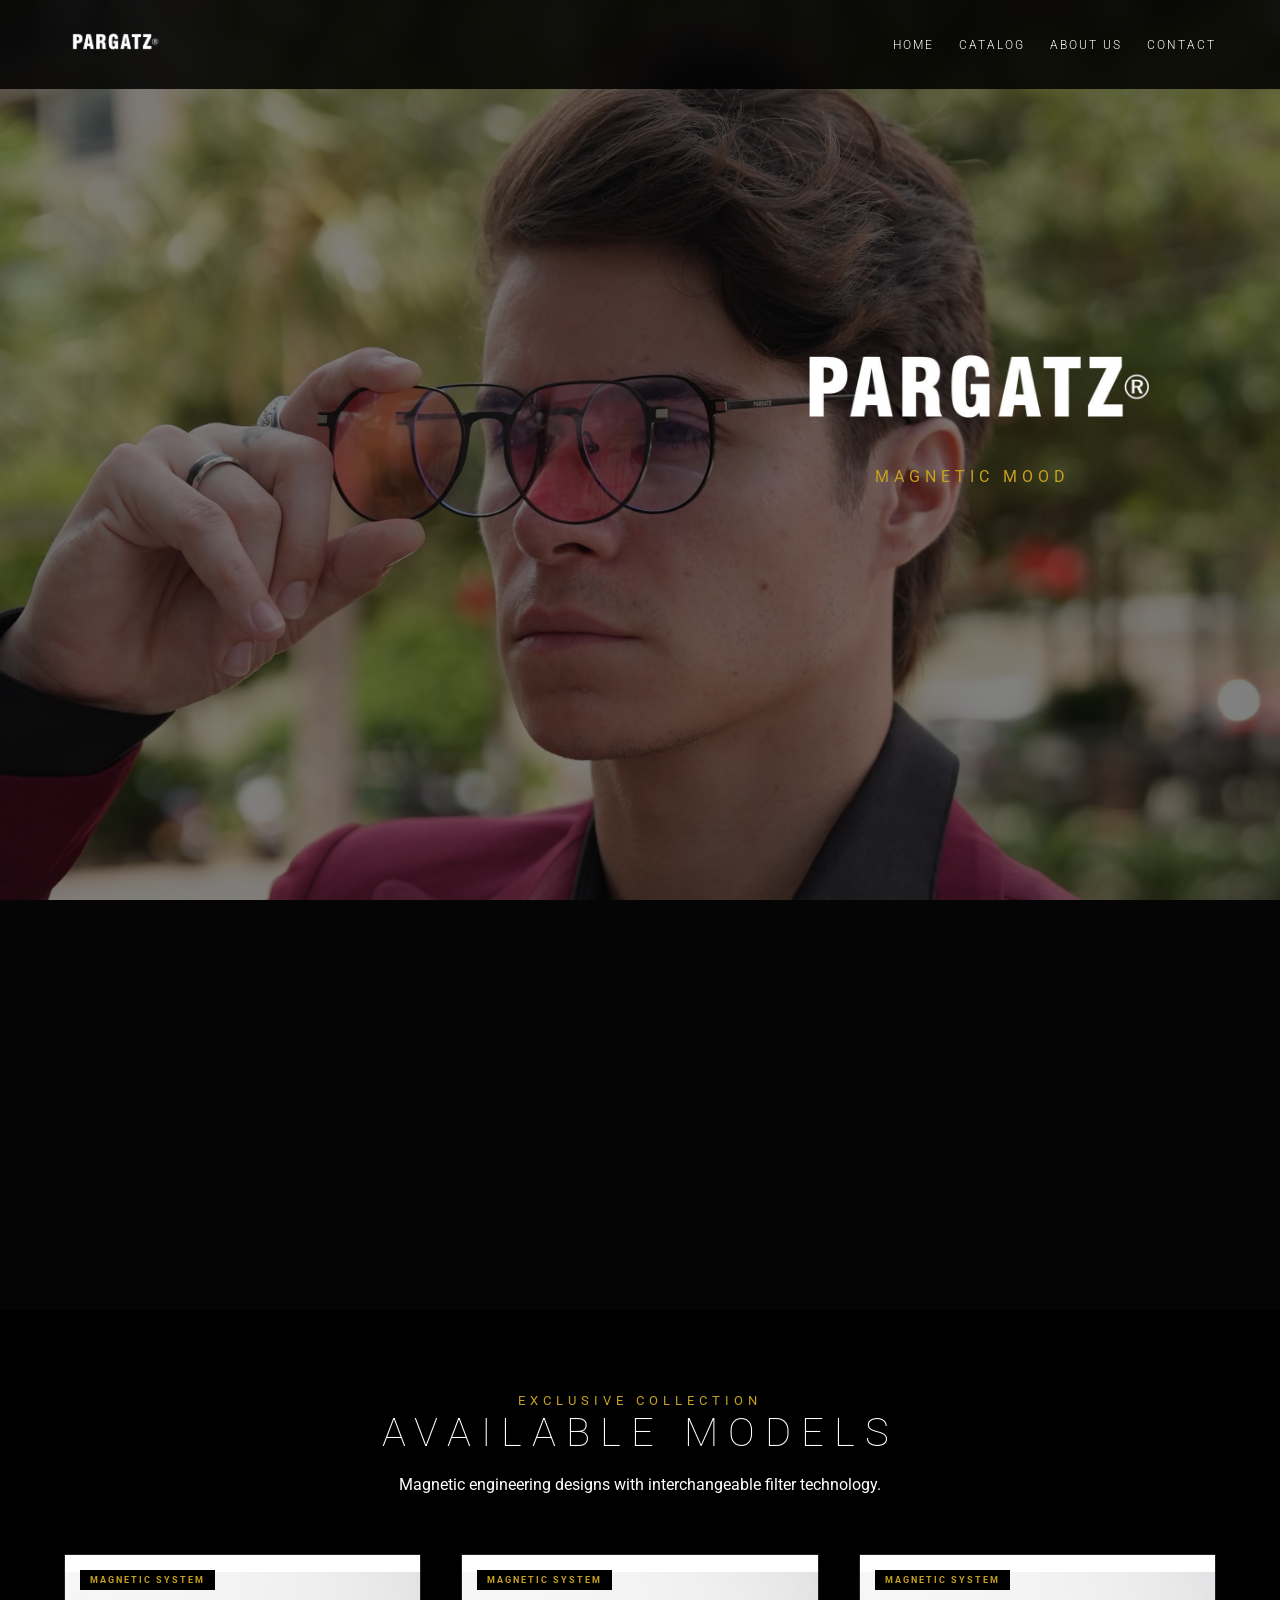
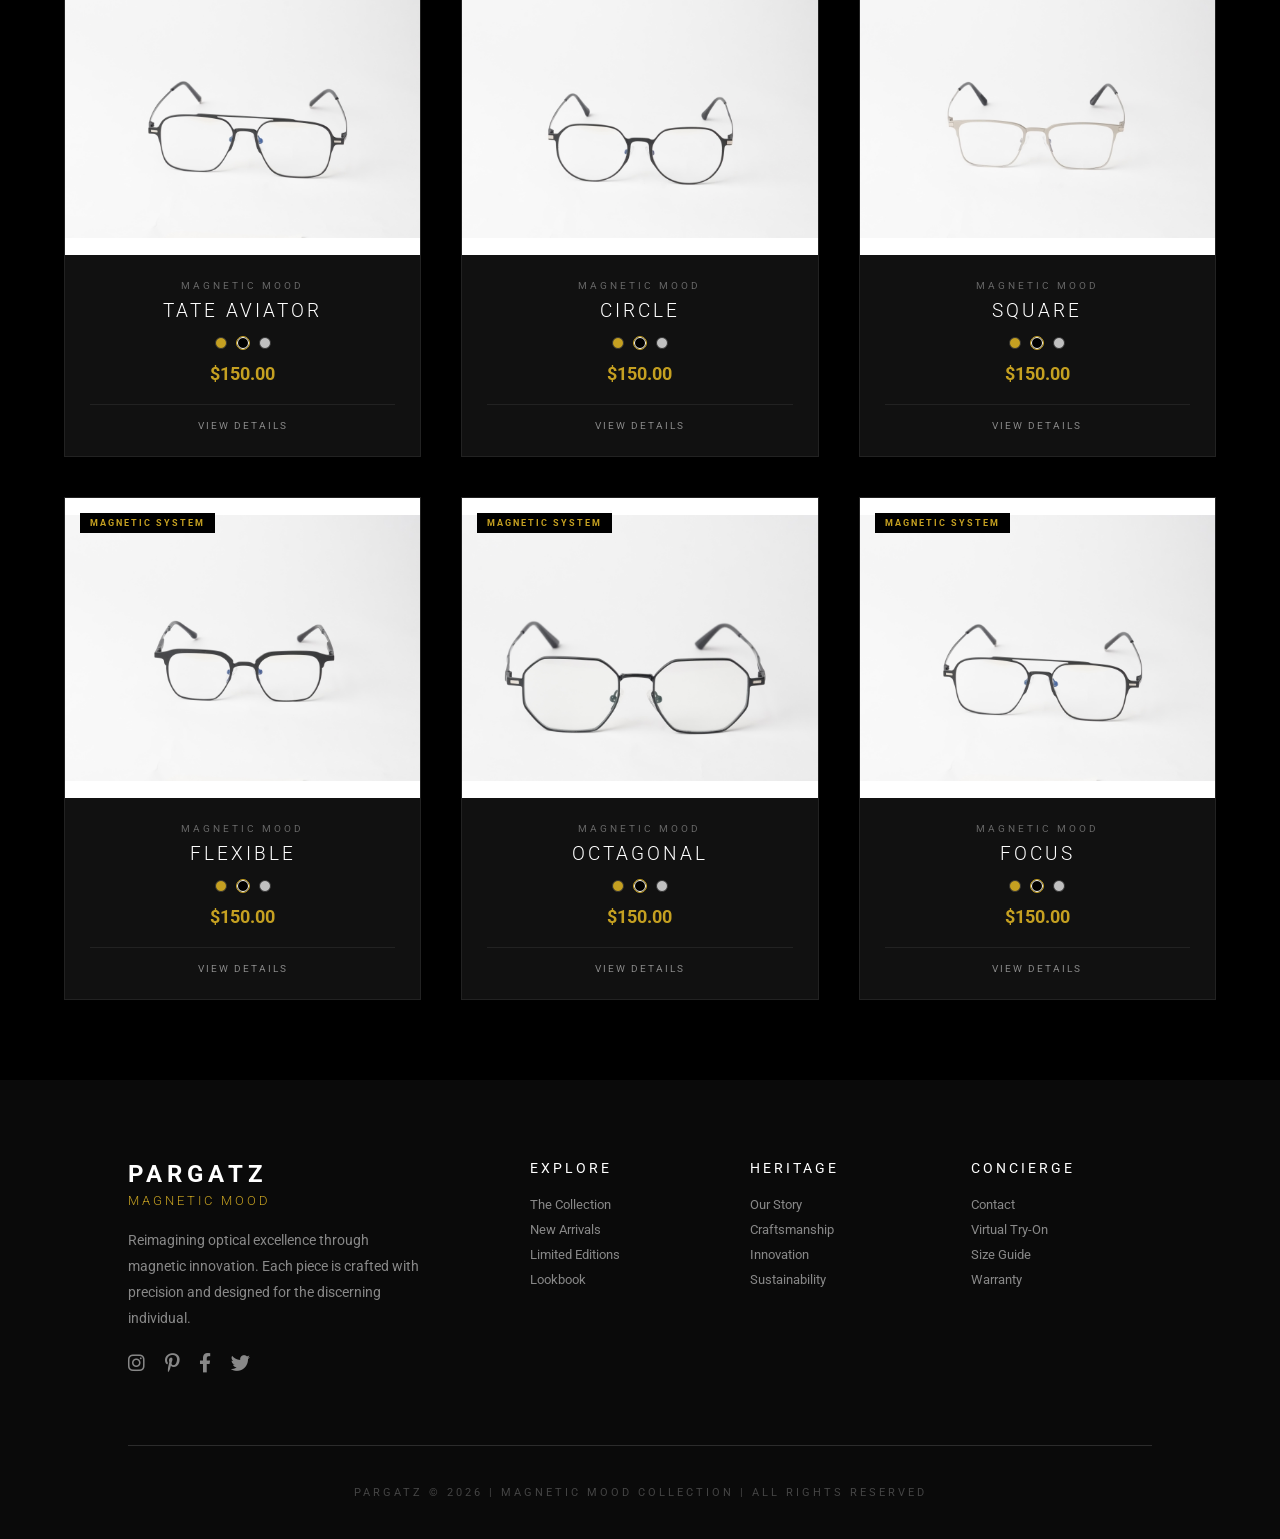
<file: index.html>
<!DOCTYPE html>
<html lang="en">
<head>
    <meta charset="UTF-8">
    <meta name="viewport" content="width=device-width, initial-scale=1.0">
    <title>PARGATZ | Magnetic Mood</title>
    <link href="https://fonts.googleapis.com/css2?family=Roboto:wght@100;300;700&display=swap" rel="stylesheet">
    <link rel="stylesheet" href="https://cdnjs.cloudflare.com/ajax/libs/font-awesome/6.0.0/css/all.min.css">
    <link rel="stylesheet" href="style.css">
</head>
<body>

    <nav id="navbar">
        <a href="index.html" class="logo"><img src="img/logo.png" style="width: 100px;" alt="PARGATZ"></a>
        
        <div class="nav-links">
            <a href="index.html">Home</a>
            <a href="catalog.html">Catalog</a>
            <a href="#">About Us</a>
            <a href="#">Contact</a>
        </div>
    
        <div class="menu-toggle" id="mobile-menu">
            <span class="bar"></span>
            <span class="bar"></span>
        </div>
    
        <div class="side-menu" id="side-menu">
            <div class="close-menu" id="close-menu">
                <i class="fas fa-times"></i>
            </div>
            <div class="side-links">
                <a href="index.html">Home</a>
                <a href="catalog.html">Catalog</a>
                <a href="#">About Us</a>
                <a href="#">Contact</a>
            </div>
            <div class="side-footer">
                <p>PARGATZ MAGNETIC MOOD</p>
            </div>
        </div>
    </nav>

    <section class="hero">
        <div class="hero-bg active" style="background-image: url('img/fotobanner.JPG');"></div>
        <div class="hero-bg b2" style="background-image: url('img/banner2.jpg');"></div>
        
        <div class="hero-content">
            <img src="img/logo.png" alt="logo original" class="logohero" width="400px">
            <p>MAGNETIC MOOD</p>
        </div>
    </section>

    <div class="gallery-container">
        <div class="carousel">
            <div class="slide active"><video src="img/videobannerr.mp4" autoplay muted loop></video></div>
        </div>
    </div>

    <section class="catalog" id="catalog">
        <div class="section-header">
            <span class="subtitle">EXCLUSIVE COLLECTION</span>
            <br>
            <h2>Available Models</h2>
            <br>
            <p>Magnetic engineering designs with interchangeable filter technology.</p>
        </div>
        <div class="grid">
            <a href="aviator.html" class="card-premium">
                <div class="product-img-box">
                    <img src="img/catalogo/aviator/aviatorblack.JPG" alt="Tate Aviator">
                    <span class="badge-magnetic">MAGNETIC SYSTEM</span>
                </div>
            
                <div class="product-info">
                    <span class="brand-tag">MAGNETIC MOOD</span>
                    <h3>TATE AVIATOR</h3>
                    
                    <div class="filter-options">
                        <span class="filter-dot gold" title="Gold Mirror"></span>
                        <span class="filter-dot black active" title="Polarized Black"></span>
                        <span class="filter-dot silver" title="Silver Mirror"></span>
                    </div>
            
                    <p class="price">$150.00</p>
                    <div class="btn-view">VIEW DETAILS</div>
                </div>
            </a>

            <a href="circle.html" class="card-premium">
                <div class="product-img-box">
                    <img src="img/catalogo/circle/circleblack.JPG" alt="Tate Aviator">
                    <span class="badge-magnetic">MAGNETIC SYSTEM</span>
                </div>
            
                <div class="product-info">
                    <span class="brand-tag">MAGNETIC MOOD</span>
                    <h3>CIRCLE</h3>
                    
                    <div class="filter-options">
                        <span class="filter-dot gold" title="Gold Mirror"></span>
                        <span class="filter-dot black active" title="Polarized Black"></span>
                        <span class="filter-dot silver" title="Silver Mirror"></span>
                    </div>
            
                    <p class="price">$150.00</p>
                    <div class="btn-view">VIEW DETAILS</div>
                </div>
            </a>

            <a href="square.html" class="card-premium">
                <div class="product-img-box">
                    <img src="img/catalogo/square/squareplata (2).JPG" alt="Tate Aviator">
                    <span class="badge-magnetic">MAGNETIC SYSTEM</span>
                </div>
            
                <div class="product-info">
                    <span class="brand-tag">MAGNETIC MOOD</span>
                    <h3>SQUARE</h3>
                    
                    <div class="filter-options">
                        <span class="filter-dot gold" title="Gold Mirror"></span>
                        <span class="filter-dot black active" title="Polarized Black"></span>
                        <span class="filter-dot silver" title="Silver Mirror"></span>
                    </div>
            
                    <p class="price">$150.00</p>
                    <div class="btn-view">VIEW DETAILS</div>
                </div>
            </a>

            <a href="flex.html" class="card-premium">
                <div class="product-img-box">
                    <img src="img/catalogo/flex/flexblack.JPG" alt="Tate Aviator">
                    <span class="badge-magnetic">MAGNETIC SYSTEM</span>
                </div>
            
                <div class="product-info">
                    <span class="brand-tag">MAGNETIC MOOD</span>
                    <h3>FLEXIBLE</h3>
                    
                    <div class="filter-options">
                        <span class="filter-dot gold" title="Gold Mirror"></span>
                        <span class="filter-dot black active" title="Polarized Black"></span>
                        <span class="filter-dot silver" title="Silver Mirror"></span>
                    </div>
            
                    <p class="price">$150.00</p>
                    <div class="btn-view">VIEW DETAILS</div>
                </div>
            </a>

            <a href="octagonal.html" class="card-premium">
                <div class="product-img-box">
                    <img src="img/catalogo/octagonal/octagonalblack.JPG" alt="Tate Aviator">
                    <span class="badge-magnetic">MAGNETIC SYSTEM</span>
                </div>
            
                <div class="product-info">
                    <span class="brand-tag">MAGNETIC MOOD</span>
                    <h3>OCTAGONAL</h3>
                    
                    <div class="filter-options">
                        <span class="filter-dot gold" title="Gold Mirror"></span>
                        <span class="filter-dot black active" title="Polarized Black"></span>
                        <span class="filter-dot silver" title="Silver Mirror"></span>
                    </div>
            
                    <p class="price">$150.00</p>
                    <div class="btn-view">VIEW DETAILS</div>
                </div>
            </a>


            <a href="focus.html" class="card-premium">
                <div class="product-img-box">
                    <img src="img/catalogo/aviator/aviatorblack.JPG" alt="Tate Aviator">
                    <span class="badge-magnetic">MAGNETIC SYSTEM</span>
                </div>
            
                <div class="product-info">
                    <span class="brand-tag">MAGNETIC MOOD</span>
                    <h3>FOCUS</h3>
                    
                    <div class="filter-options">
                        <span class="filter-dot gold" title="Gold Mirror"></span>
                        <span class="filter-dot black active" title="Polarized Black"></span>
                        <span class="filter-dot silver" title="Silver Mirror"></span>
                    </div>
            
                    <p class="price">$150.00</p>
                    <div class="btn-view">VIEW DETAILS</div>
                </div>
            </a>

        </div>
    </section>

    <footer>
        <div class="footer-content">
            <div class="footer-col">
                <div class="footer-logo">PARGATZ<span>MAGNETIC MOOD</span></div>
                <p class="footer-desc">Reimagining optical excellence through magnetic innovation. Each piece is crafted with precision and designed for the discerning individual.</p>
                <div class="social-links">
                    <a href="#"><i class="fab fa-instagram"></i></a>
                    <a href="#"><i class="fab fa-pinterest-p"></i></a>
                    <a href="#"><i class="fab fa-facebook-f"></i></a>
                    <a href="#"><i class="fab fa-twitter"></i></a>
                </div>
            </div>
            <div class="footer-col">
                <h4>EXPLORE</h4>
                <a href="#">The Collection</a>
                <a href="#">New Arrivals</a>
                <a href="#">Limited Editions</a>
                <a href="#">Lookbook</a>
            </div>
            <div class="footer-col">
                <h4>HERITAGE</h4>
                <a href="#">Our Story</a>
                <a href="#">Craftsmanship</a>
                <a href="#">Innovation</a>
                <a href="#">Sustainability</a>
            </div>
            <div class="footer-col">
                <h4>CONCIERGE</h4>
                <a href="#">Contact</a>
                <a href="#">Virtual Try-On</a>
                <a href="#">Size Guide</a>
                <a href="#">Warranty</a>
            </div>
        </div>
        <div class="footer-bottom">
            <p>PARGATZ © 2026 | MAGNETIC MOOD COLLECTION | ALL RIGHTS RESERVED</p>
        </div>
    </footer>

    <script>
        let lastScroll = 0;
        window.addEventListener('scroll', () => {
            const currentScroll = window.pageYOffset;
            const nav = document.getElementById('navbar');
            if (currentScroll > lastScroll && currentScroll > 100) nav.classList.add('hide');
            else nav.classList.remove('hide');
            lastScroll = currentScroll;
        });

        const slides = document.querySelectorAll('.slide');
        let current = 0;
        setInterval(() => {
            slides[current].classList.remove('active');
            current = (current + 1) % slides.length;
            slides[current].classList.add('active');
        }, 2000);
    </script>

    <script>
        function carruselHero() {
            const backgrounds = document.querySelectorAll('.hero-bg');
            let i = 0;
            
            setInterval(() => {
                backgrounds[i].classList.remove('active');
                i = (i + 1) % backgrounds.length;
                backgrounds[i].classList.add('active');
            }, 4000); // Cambia cada 4 segundos
        }
    
        // Llama a la función cuando cargue la página
        window.addEventListener('load', carruselHero);
    </script>

    <script>
        const menuBtn = document.getElementById('mobile-menu');
        const closeBtn = document.getElementById('close-menu');
        const sideMenu = document.getElementById('side-menu');
        
        // Abrir menú
        menuBtn.addEventListener('click', () => {
            sideMenu.classList.add('active');
        });
        
        // Cerrar menú
        closeBtn.addEventListener('click', () => {
            sideMenu.classList.remove('active');
        });
        
        // Cerrar si hacen clic en un link
        document.querySelectorAll('.side-links a').forEach(link => {
            link.addEventListener('click', () => {
                sideMenu.classList.remove('active');
            });
        });
    </script>
    
</body>
</html>
</file>
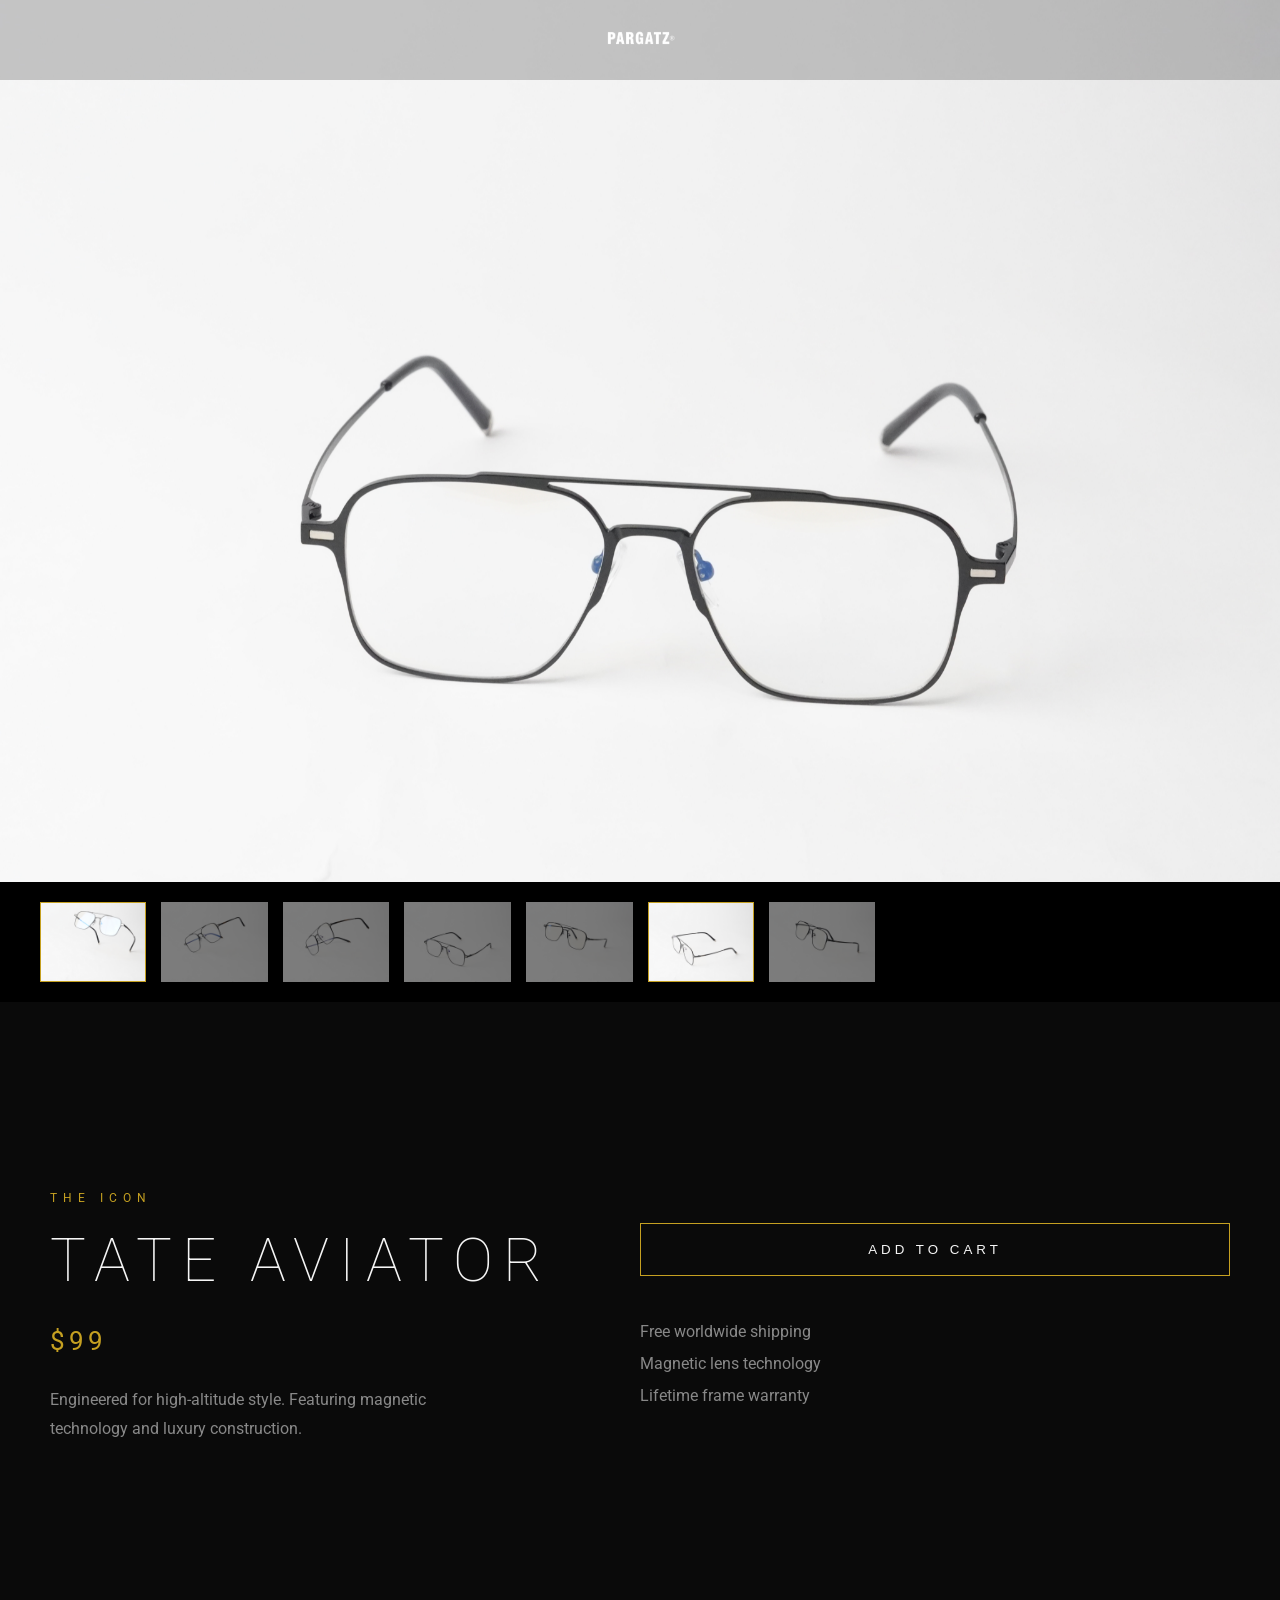
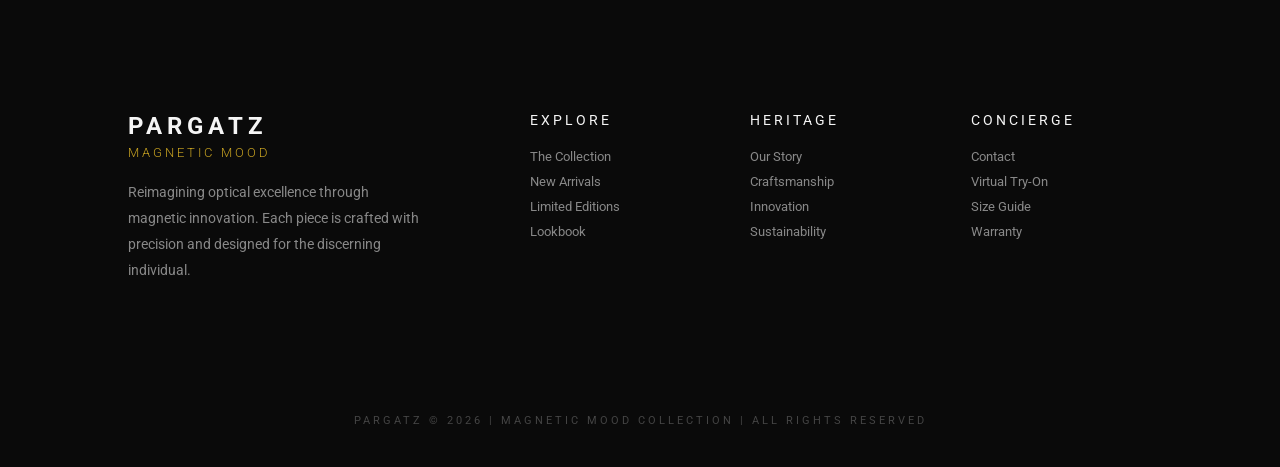
<file: aviator.html>
<!DOCTYPE html>
<html lang="en">
<head>
    <meta charset="UTF-8">
    <meta name="viewport" content="width=device-width, initial-scale=1.0">

    <title>PARGATZ | Product</title>

    <link href="https://fonts.googleapis.com/css2?family=Roboto:wght@100;300;400;700&display=swap" rel="stylesheet">

    <link rel="stylesheet" href="product.css">

</head>
<body>
    <!-- NAV -->
     
    <nav id="navbar">
        <a href="index.html">
            <img src="img/logo.png" class="nav-logo">
        </a>
    </nav>
    <!-- MAIN IMAGE -->
    <section class="gallery">
        <img id="mainImage" src="img/catalogo/aviator/aviatorblack.JPG">
    </section>
    <!-- THUMBNAILS -->
    <section class="thumbnails">
        <img src="img/catalogo/aviator/aviatorblack (1).JPG" class="thumb active">
        <img src="img/catalogo/aviator/aviatorblack (2).JPG" class="thumb">
        <img src="img/catalogo/aviator/aviatorblack (3).JPG" class="thumb">
        <img src="img/catalogo/aviator/aviatorblack (4).JPG" class="thumb">
        <img src="img/catalogo/aviator/aviatorblack (7).JPG" class="thumb">
        <img src="img/catalogo/aviator/aviatorblack (6).JPG" class="thumb active">
        <img src="img/catalogo/aviator/aviatorblack (8).JPG" class="thumb">

    </section>
    <!-- PRODUCT INFO -->
    <section class="product-container">
        <div class="product-left">
            <span class="product-label">THE ICON</span>
            <h1 class="product-title">TATE AVIATOR</h1>
            <div class="product-price">$99</div>
            <p class="product-description">
            Engineered for high-altitude style. Featuring magnetic technology and luxury construction.
            </p>
        </div>
        <div class="product-right">

            <button class="buy-button">
            ADD TO CART
            </button>

            <div class="product-meta">
            Free worldwide shipping<br>
            Magnetic lens technology<br>
            Lifetime frame warranty
            </div>
        </div>
    </section>

    <footer>
        <div class="footer-content">
            <div class="footer-col">
                <div class="footer-logo">PARGATZ<span>MAGNETIC MOOD</span></div>
                <p class="footer-desc">Reimagining optical excellence through magnetic innovation. Each piece is crafted with precision and designed for the discerning individual.</p>
                <div class="social-links">
                    <a href="#"><i class="fab fa-instagram"></i></a>
                    <a href="#"><i class="fab fa-pinterest-p"></i></a>
                    <a href="#"><i class="fab fa-facebook-f"></i></a>
                    <a href="#"><i class="fab fa-twitter"></i></a>
                </div>
            </div>
            <div class="footer-col">
                <h4>EXPLORE</h4>
                <a href="#">The Collection</a>
                <a href="#">New Arrivals</a>
                <a href="#">Limited Editions</a>
                <a href="#">Lookbook</a>
            </div>
            <div class="footer-col">
                <h4>HERITAGE</h4>
                <a href="#">Our Story</a>
                <a href="#">Craftsmanship</a>
                <a href="#">Innovation</a>
                <a href="#">Sustainability</a>
            </div>
            <div class="footer-col">
                <h4>CONCIERGE</h4>
                <a href="#">Contact</a>
                <a href="#">Virtual Try-On</a>
                <a href="#">Size Guide</a>
                <a href="#">Warranty</a>
            </div>
        </div>
        <div class="footer-bottom">
            <p>PARGATZ © 2026 | MAGNETIC MOOD COLLECTION | ALL RIGHTS RESERVED</p>
        </div>
    </footer>
    
    <script>
        /* NAV BLUR */
        const nav = document.getElementById("navbar");
        window.addEventListener("scroll", () => {

            if(window.scrollY > 50)
                nav.classList.add("nav-scrolled");
            else
                nav.classList.remove("nav-scrolled");

        });

        /* IMAGE SWITCH */

        const mainImage = document.getElementById("mainImage");

        const thumbs = document.querySelectorAll(".thumb");

        thumbs.forEach(thumb => {

            thumb.addEventListener("click", () => {

                mainImage.src = thumb.src;

                thumbs.forEach(t => t.classList.remove("active"));

                thumb.classList.add("active");

            });

        });
    </script>
</body>
</html>
</file>
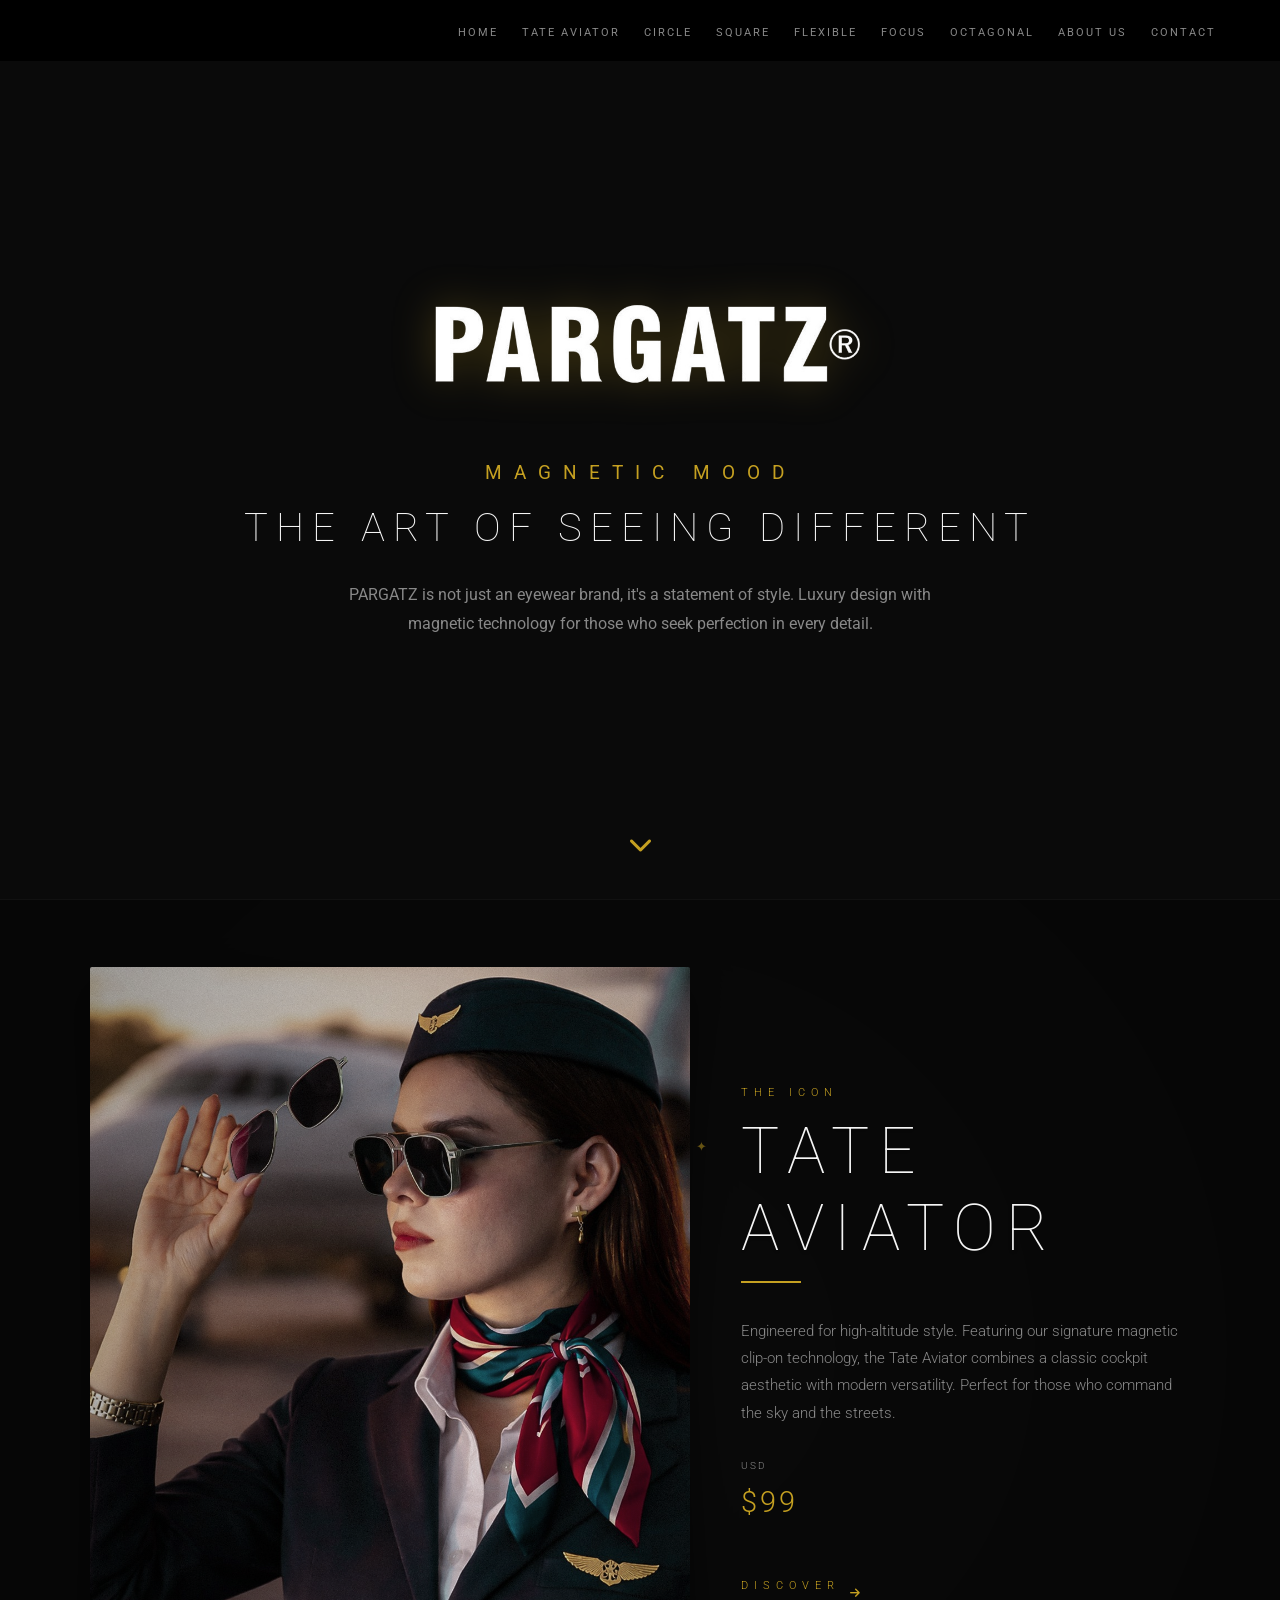
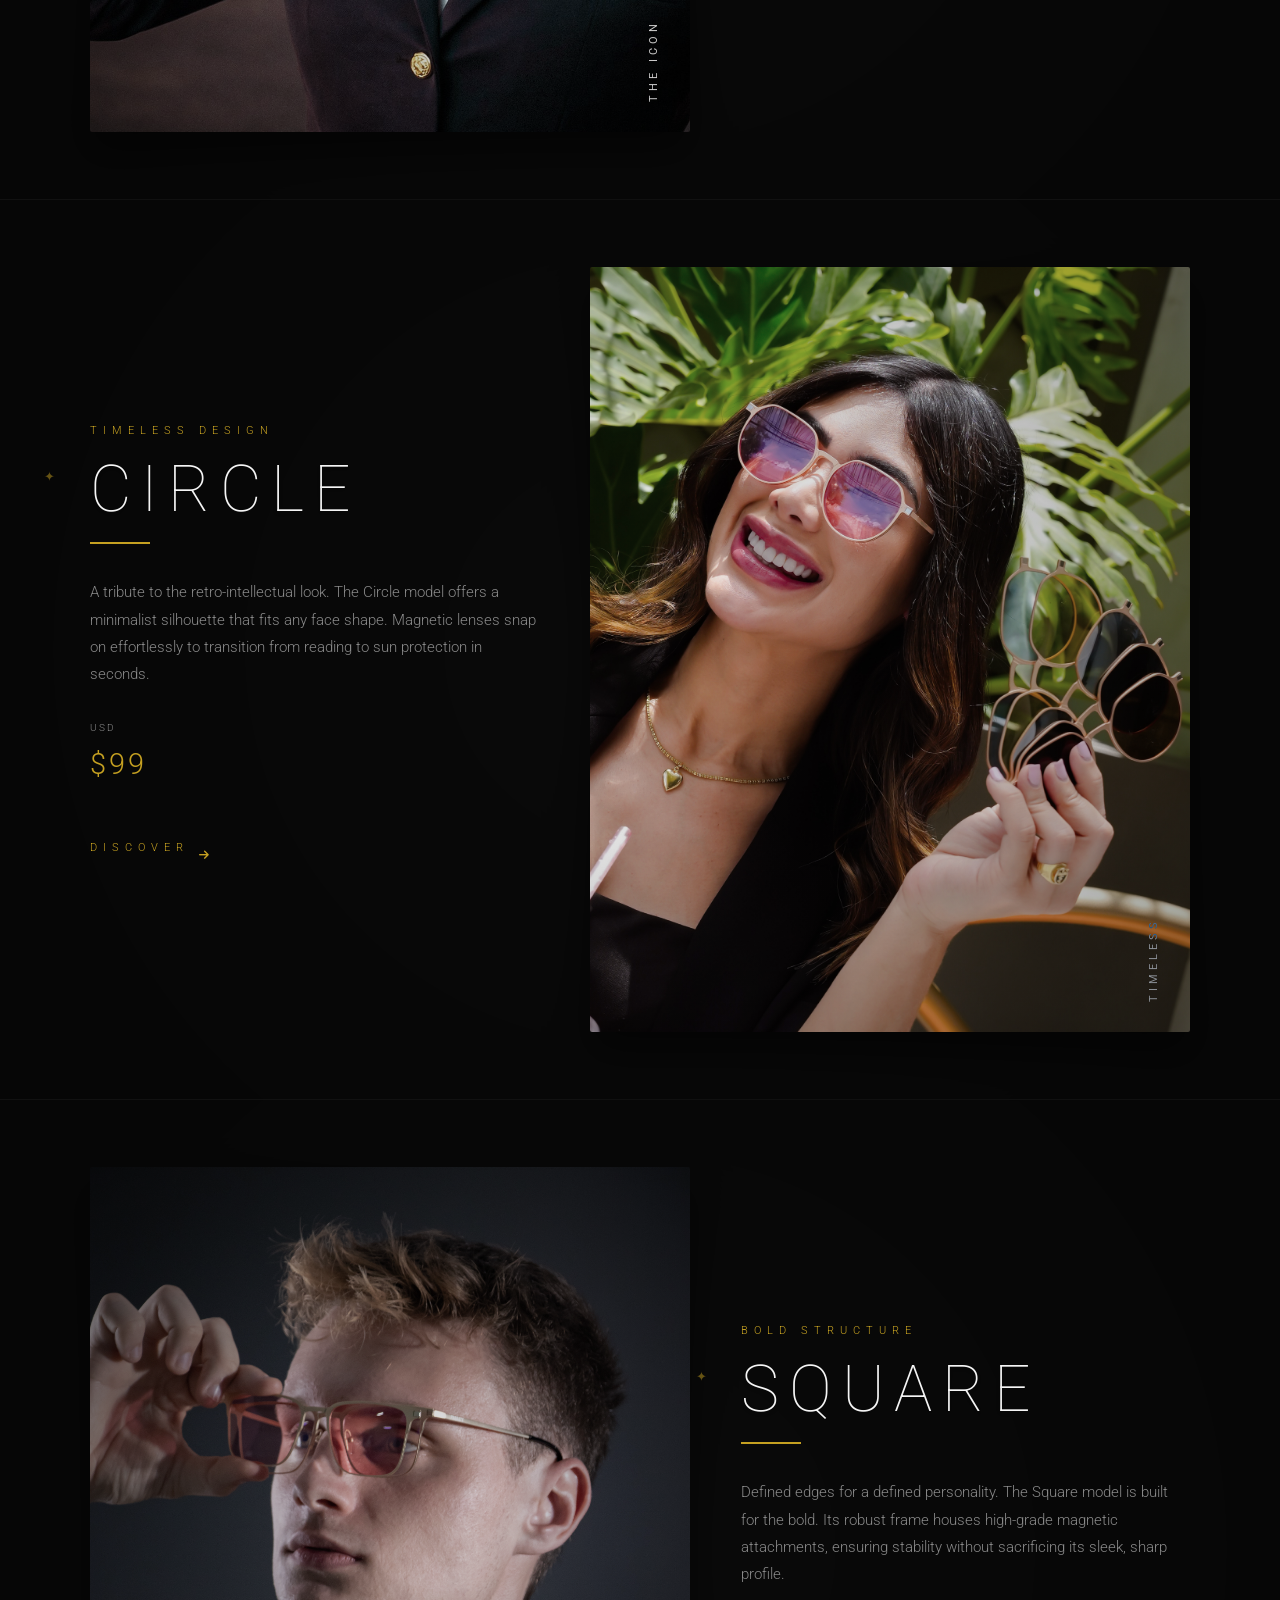
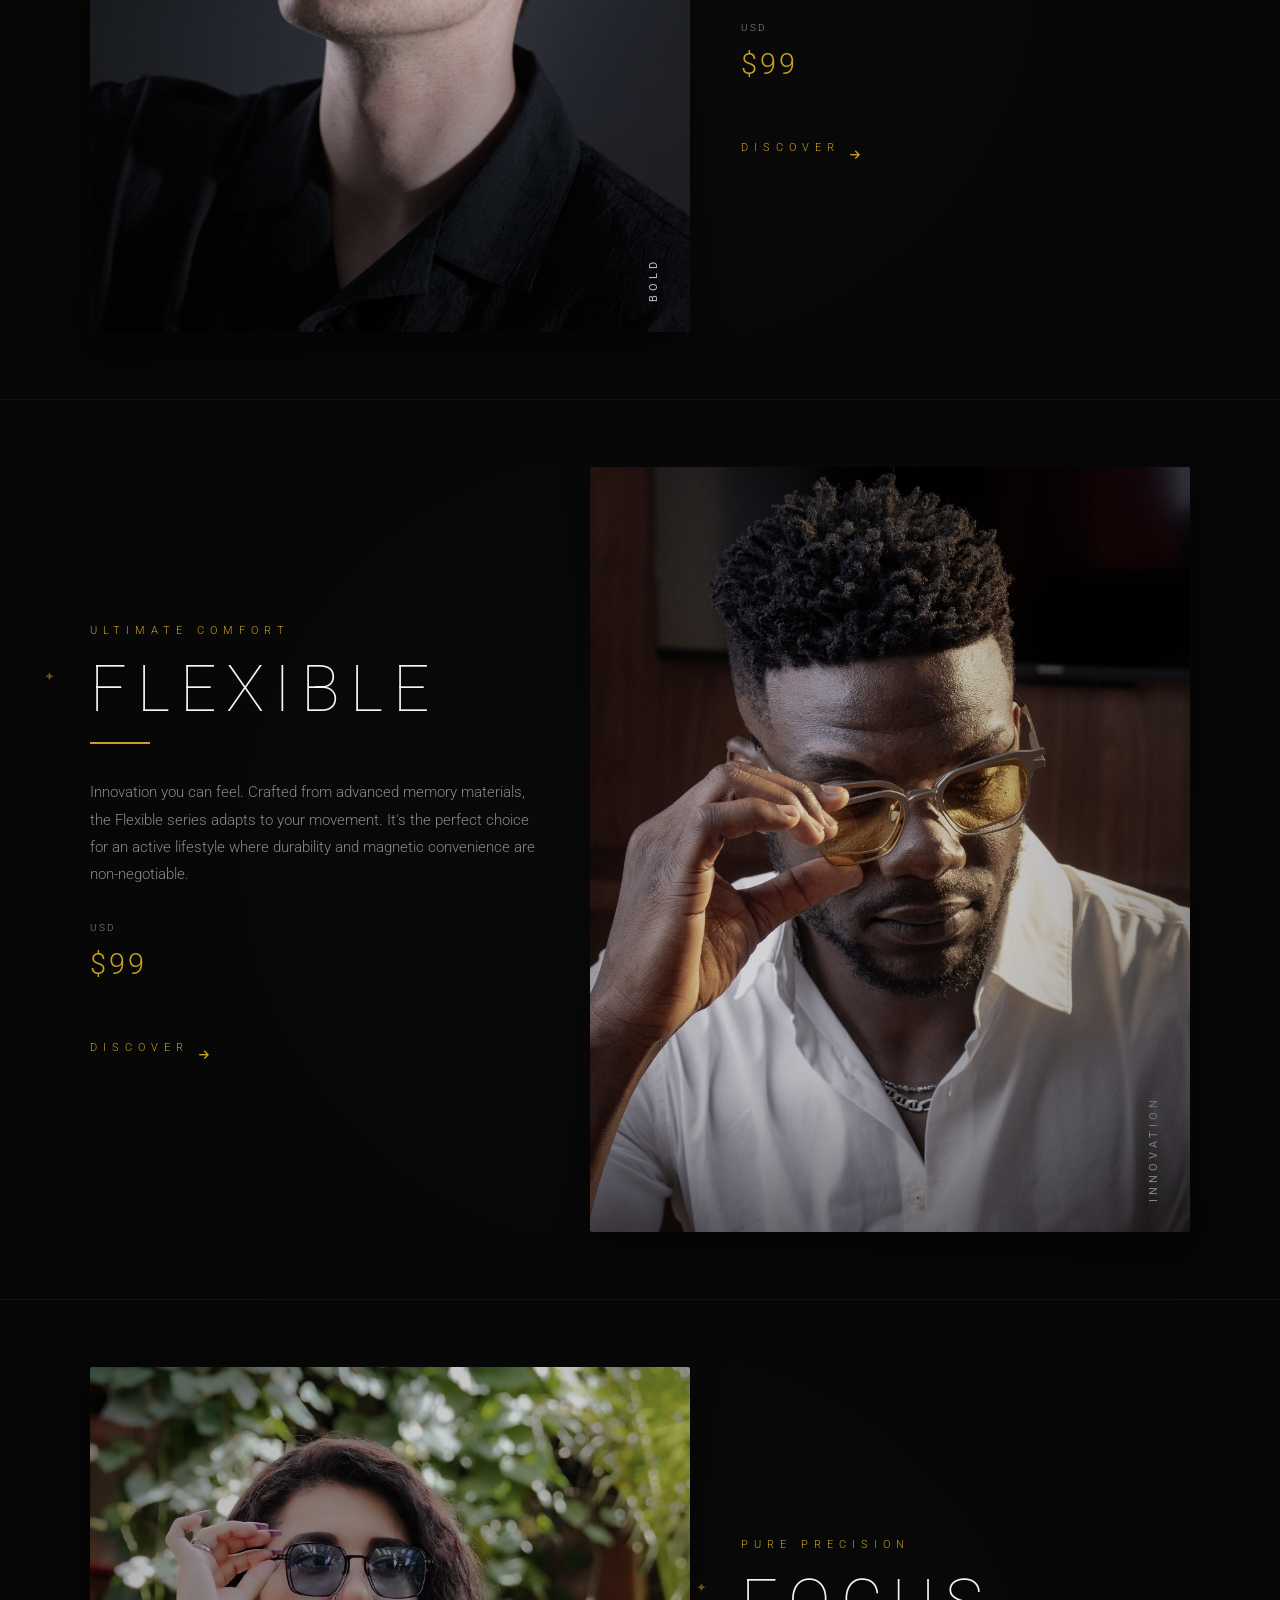
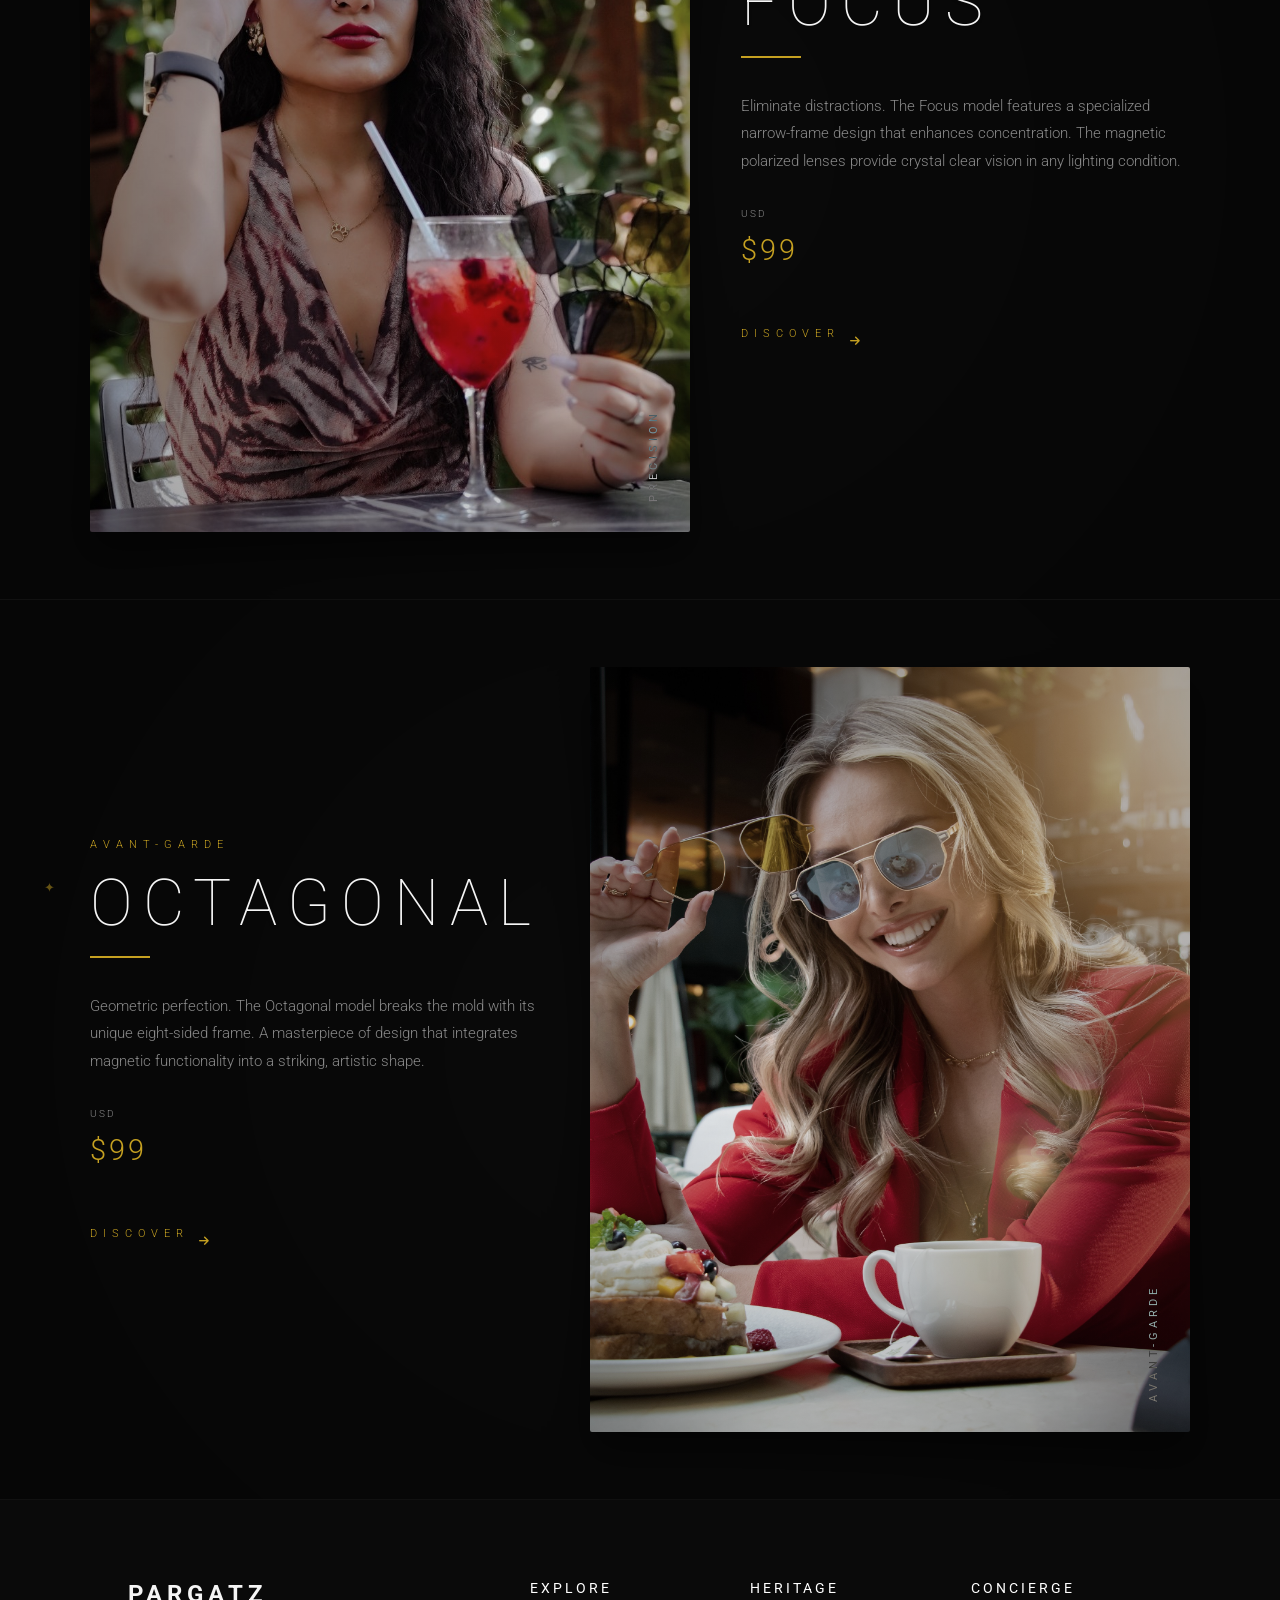
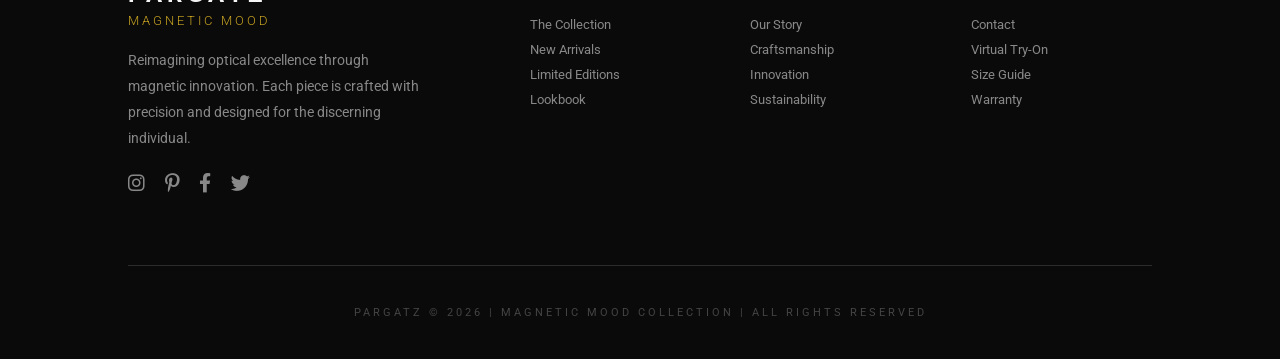
<file: catalog.html>
<!DOCTYPE html>
<html lang="en">
<head>
    <meta charset="UTF-8">
    <meta name="viewport" content="width=device-width, initial-scale=1.0">
    <title>PARGATZ | Magnetic Mood Collection</title>
    <link href="https://fonts.googleapis.com/css2?family=Roboto:wght@100;300;700&display=swap" rel="stylesheet">
    <link rel="stylesheet" href="https://cdnjs.cloudflare.com/ajax/libs/font-awesome/6.0.0/css/all.min.css">
    <link rel="stylesheet" href="catalog-style.css">
</head>
<body>
    <nav id="navbar">
        <div class="navbar-logo" id="navbarLogo">
            <img src="img/logo.png" alt="PARGATZ">
        </div>
    
        <div class="nav-links">
            <a href="index.html">Home</a>
            <a href="#tate">Tate Aviator</a>
            <a href="#circle">Circle</a>
            <a href="#square">Square</a>
            <a href="#flexible">Flexible</a>
            <a href="#focus">Focus</a>
            <a href="#octagonal">Octagonal</a>
            <a href="#">About Us</a>
            <a href="#">Contact</a>
        </div>
    
        <div class="menu-toggle" id="mobile-menu">
            <span class="bar"></span>
            <span class="bar"></span>
        </div>
    
        <div class="side-menu" id="side-menu">
            <div class="close-menu" id="close-menu">
                <i class="fas fa-times"></i>
            </div>
            <div class="side-links">
                <a href="index.html">Home</a>
                <a href="#tate">Tate Aviator</a>
                <a href="#circle">Circle</a>
                <a href="#square">Square</a>
                <a href="#flexible">Flexible</a>
                <a href="#focus">Focus</a>
                <a href="#octagonal">Octagonal</a>
                <hr style="border: 0; border-top: 1px solid #222; margin: 10px 0;">
                <a href="#">About Us</a>
                <a href="#">Contact</a>
            </div>
            <div class="side-footer">
                <p>PARGATZ © 2026 | MAGNETIC MOOD</p>
            </div>
        </div>
    </nav>

    <!-- HERO SECTION WITH LOGO -->
    <section class="hero-section" id="hero">
        <div class="hero-logo">
            <img src="img/logo.png" alt="PARGATZ">
        </div>
        <div class="hero-title">MAGNETIC MOOD</div>
        <h1 class="hero-phrase">THE ART OF SEEING DIFFERENT</h1>
        <p class="hero-subtitle">PARGATZ is not just an eyewear brand, it's a statement of style. Luxury design with magnetic technology for those who seek perfection in every detail.</p>
        <div class="scroll-indicator">
            <i class="fas fa-chevron-down"></i>
        </div>
    </section>

    <!-- PRODUCT SECTIONS -->
    <section class="product-section" id="tate">
        <div class="product-image" style="background-image: url('img/new_web/AVIATOR.jpeg'); background-position: fixed;">
            <div class="image-badge">The Icon</div>
        </div>
        <div class="product-info">
            <span>The Icon</span>
            <h2>Tate Aviator</h2>
            <p>Engineered for high-altitude style. Featuring our signature magnetic clip-on technology, the Tate Aviator combines a classic cockpit aesthetic with modern versatility. Perfect for those who command the sky and the streets.</p>
            <p class="price">$99</p>
            <a href="#" class="explore-btn">
                <span>Discover</span>
                <i class="fas fa-arrow-right"></i>
            </a>
        </div>
    </section>

    <section class="product-section reverse" id="circle">
        <div class="product-image" style="background-image: url('img/new_web/circle.jpg');  background-position: fixed;">
            <div class="image-badge">Timeless</div>
        </div>
        <div class="product-info">
            <span>Timeless Design</span>
            <h2>Circle</h2>
            <p>A tribute to the retro-intellectual look. The Circle model offers a minimalist silhouette that fits any face shape. Magnetic lenses snap on effortlessly to transition from reading to sun protection in seconds.</p>
            <p class="price">$99</p>
            <a href="#" class="explore-btn">
                <span>Discover</span>
                <i class="fas fa-arrow-right"></i>
            </a>
        </div>
    </section>

    <section class="product-section" id="square">
        <div class="product-image" style="background-image: url('img/new_web/square.jpeg'); background-position: fixed;">
            <div class="image-badge">Bold</div>
        </div>
        <div class="product-info">
            <span>Bold Structure</span>
            <h2>Square</h2>
            <p>Defined edges for a defined personality. The Square model is built for the bold. Its robust frame houses high-grade magnetic attachments, ensuring stability without sacrificing its sleek, sharp profile.</p>
            <p class="price">$99</p>
            <a href="#" class="explore-btn">
                <span>Discover</span>
                <i class="fas fa-arrow-right"></i>
            </a>
        </div>
    </section>

    <section class="product-section reverse" id="flexible">
        <div class="product-image" style="background-image: url('img/new_web/flex.jpeg'); background-position: fixed;">
            <div class="image-badge">Innovation</div>
        </div>
        <div class="product-info">
            <span>Ultimate Comfort</span>
            <h2>Flexible</h2>
            <p>Innovation you can feel. Crafted from advanced memory materials, the Flexible series adapts to your movement. It's the perfect choice for an active lifestyle where durability and magnetic convenience are non-negotiable.</p>
            <p class="price">$99</p>
            <a href="#" class="explore-btn">
                <span>Discover</span>
                <i class="fas fa-arrow-right"></i>
            </a>
        </div>
    </section>

    <section class="product-section" id="focus">
        <div class="product-image" style="background-image: url('img/new_web/focus.jpeg');">
            <div class="image-badge">Precision</div>
        </div>
        <div class="product-info">
            <span>Pure Precision</span>
            <h2>Focus</h2>
            <p>Eliminate distractions. The Focus model features a specialized narrow-frame design that enhances concentration. The magnetic polarized lenses provide crystal clear vision in any lighting condition.</p>
            <p class="price">$99</p>
            <a href="#" class="explore-btn">
                <span>Discover</span>
                <i class="fas fa-arrow-right"></i>
            </a>
        </div>
    </section>

    <section class="product-section reverse" id="octagonal">
        <div class="product-image" style="background-image: url('img/new_web/octagonal.jpeg'); ">
            <div class="image-badge">Avant-Garde</div>
        </div>
        <div class="product-info">
            <span>Avant-Garde</span>
            <h2>Octagonal</h2>
            <p>Geometric perfection. The Octagonal model breaks the mold with its unique eight-sided frame. A masterpiece of design that integrates magnetic functionality into a striking, artistic shape.</p>
            <p class="price">$99</p>
            <a href="#" class="explore-btn">
                <span>Discover</span>
                <i class="fas fa-arrow-right"></i>
            </a>
        </div>
    </section>

    <footer>
        <div class="footer-content">
            <div class="footer-col">
                <div class="footer-logo">PARGATZ<span>MAGNETIC MOOD</span></div>
                <p class="footer-desc">Reimagining optical excellence through magnetic innovation. Each piece is crafted with precision and designed for the discerning individual.</p>
                <div class="social-links">
                    <a href="#"><i class="fab fa-instagram"></i></a>
                    <a href="#"><i class="fab fa-pinterest-p"></i></a>
                    <a href="#"><i class="fab fa-facebook-f"></i></a>
                    <a href="#"><i class="fab fa-twitter"></i></a>
                </div>
            </div>
            <div class="footer-col">
                <h4>EXPLORE</h4>
                <a href="#">The Collection</a>
                <a href="#">New Arrivals</a>
                <a href="#">Limited Editions</a>
                <a href="#">Lookbook</a>
            </div>
            <div class="footer-col">
                <h4>HERITAGE</h4>
                <a href="#">Our Story</a>
                <a href="#">Craftsmanship</a>
                <a href="#">Innovation</a>
                <a href="#">Sustainability</a>
            </div>
            <div class="footer-col">
                <h4>CONCIERGE</h4>
                <a href="#">Contact</a>
                <a href="#">Virtual Try-On</a>
                <a href="#">Size Guide</a>
                <a href="#">Warranty</a>
            </div>
        </div>
        <div class="footer-bottom">
            <p>PARGATZ © 2026 | MAGNETIC MOOD COLLECTION | ALL RIGHTS RESERVED</p>
        </div>
    </footer>

    <script>
        // Intersection Observer for sections
        const observerOptions = {
            threshold: 0.2,
            rootMargin: '0px'
        };

        const observer = new IntersectionObserver((entries) => {
            entries.forEach(entry => {
                if (entry.isIntersecting) {
                    entry.target.classList.add('visible');
                }
            });
        }, observerOptions);

        document.querySelectorAll('.product-section').forEach(section => {
            observer.observe(section);
        });

        // Logo appears in navbar when hero section is scrolled past
        const navbarLogo = document.getElementById('navbarLogo');
        const heroSection = document.getElementById('hero');

        window.addEventListener('scroll', () => {
            const heroBottom = heroSection.getBoundingClientRect().bottom;
            
            if (heroBottom < 0) {
                navbarLogo.classList.add('show');
            } else {
                navbarLogo.classList.remove('show');
            }
        });

        // Navbar hide on scroll down
        let lastScroll = 0;
        window.addEventListener('scroll', () => {
            const currentScroll = window.pageYOffset;
            const nav = document.getElementById('navbar');
            if (currentScroll > lastScroll && currentScroll > 100) nav.classList.add('hide');
            else nav.classList.remove('hide');
            lastScroll = currentScroll;
        });

        // Price formatting
        document.querySelectorAll('.price').forEach(price => {
            const value = price.textContent.replace('$', '');
            price.innerHTML = `$${parseInt(value).toLocaleString()}`;
        });
    </script>

    <script>
        // Lógica Sidebar Móvil
        const menuToggle = document.getElementById('mobile-menu');
        const closeMenu = document.getElementById('close-menu');
        const sideMenu = document.getElementById('side-menu');

        menuToggle.addEventListener('click', () => {
            sideMenu.classList.add('active');
        });

        closeMenu.addEventListener('click', () => {
            sideMenu.classList.remove('active');
        });

        // Cerrar automáticamente al hacer clic en un enlace (para anclas tipo #tate)
        document.querySelectorAll('.side-links a').forEach(link => {
            link.addEventListener('click', () => {
                sideMenu.classList.remove('active');
            });
        });
    </script>
</body>
</html>
</file>
<file: style.css>
:root {
    --negro: #000000;
    --dorado: #C5A021;
    --blanco: #ffffff;
    --gris: #111;
    --transicion: all 0.4s ease;
    --gris_texto: #888;
}
:root {
    --negro-profundo: #0A0A0A;
    --negro-carbon: #121212;
    --dorado-brillo: #D4AF37;
    --blanco-hueso: #F5F5F5;
    --gris_oscuro: #0a0a0a;
    --gris_texto: #888;
    --gris-plata: #2C2C2C;
    --overlay: rgba(0, 0, 0, 0.3);
    --transicion: all 0.5s ease;
    --transicion-lujo: all 0.6s cubic-bezier(0.165, 0.84, 0.44, 1);
    --sombra-texto: 0 2px 4px rgba(0,0,0,0.3);
}

* { margin: 0; padding: 0; box-sizing: border-box; }

body { 
    background: var(--negro); 
    color: var(--blanco); 
    font-family: 'Roboto', sans-serif; 
    overflow-x: hidden; 
}

/* NAVBAR */
nav {
    position: fixed;
    width: 100%;
    padding: 25px 5%;
    display: flex;
    justify-content: space-between;
    align-items: center;
    z-index: 1000;
    background: rgba(0,0,0,0.85);
    backdrop-filter: blur(10px);
    transition: var(--transicion);
}

nav.hide { transform: translateY(-100%); opacity: 0; }

.logo { 
    font-size: 1.5rem; 
    font-weight: 700; 
    letter-spacing: 6px; 
    text-decoration: none; 
    color: white; 
}

.nav-links { display: flex; gap: 25px; }

.nav-links a { 
    text-decoration: none; 
    color: white; 
    font-size: 0.75rem; 
    text-transform: uppercase; 
    letter-spacing: 2px; 
    font-weight: 300; 
}

.nav-links a:hover { color: var(--dorado); }

/* HERO */
.hero {
    height: 100vh;
    width: 100%;
    position: relative;
    display: flex;
    flex-direction: column;
    justify-content: flex-start;
    align-items: center;
    text-align: center;
    overflow: hidden;
    background: black; /* Fondo base */
}

.hero-bg {
    position: absolute;
    top: 0;
    left: 0;
    width: 100%;
    height: 100%;
    background-size: cover;
    background-position: fixed;
    opacity: 0;
    transition: opacity 1.5s ease-in-out; /* El desvanecido */
    z-index: 1;
}

/* El banner 2 con tu posición específica carajo */
.hero-bg.b2 {
    background-position: fixed;
}

.hero-bg.active {
    opacity: 0.5; /* Ajusta este número según qué tan oscuro quieras el fondo */
}

/* El contenido siempre arriba de los fondos */
.hero-content {
    position: relative;
    padding-left: 52%;
    padding-top: 25%;
    z-index: 2;
}

.hero h1 { font-size: 5rem; font-weight: 100; letter-spacing: 20px; color: white; }
.hero p { color: var(--dorado); letter-spacing: 5px; margin-top: 10px; }
.hero h1 { font-size: 5rem; font-weight: 100; letter-spacing: 20px; }
.hero p { color: var(--dorado); letter-spacing: 5px; margin-top: 10px; }

/* CAROUSEL */
.gallery-container { padding: 80px 0; background: #050505; }
.carousel { width: 100%; height: 250px; position: relative; overflow: hidden; }
.slide { 
    position: absolute; width: 100%; height: 100%; opacity: 0;
    transition: opacity 1.5s ease; background-size: auto; background-position: center;
    display: flex;
    justify-content: center;
    align-items: center;
}
.slide.active { opacity: 0.4; }
.slide video { width: 100%; height: 100%; object-fit: cover; }

/* PRODUCT CATALOG */
.catalog { padding: 80px 5%; }

.grid {
    display: grid;
    grid-template-columns: repeat(3, 1fr); /* EXACTAMENTE 3 por fila */
    gap: 30px;
}

/* ===== FOOTER ===== */
footer {
    padding: 80px 10% 40px;
    background: var(--gris_oscuro);
    position: relative;
    overflow: hidden;
}

.footer-content {
    display: grid;
    grid-template-columns: 2fr 1fr 1fr 1fr;
    gap: 40px;
    margin-bottom: 60px;
    max-width: 1200px;
    margin-left: auto;
    margin-right: auto;
}

.footer-logo {
    font-size: 1.5rem;
    font-weight: 700;
    letter-spacing: 5px;
    margin-bottom: 20px;
}

.footer-logo span {
    color: var(--dorado);
    font-size: 0.8rem;
    display: block;
    letter-spacing: 3px;
    margin-top: 5px;
    font-weight: 300;
}

.footer-desc {
    color: var(--gris_texto);
    line-height: 1.8;
    font-size: 0.9rem;
    max-width: 300px;
}

.footer-col h4 {
    color: var(--blanco);
    font-size: 0.9rem;
    letter-spacing: 3px;
    margin-bottom: 20px;
    font-weight: 400;
}

.footer-col a {
    display: block;
    color: var(--gris_texto);
    text-decoration: none;
    font-size: 0.8rem;
    margin-bottom: 10px;
    transition: color 0.3s ease;
}

.footer-col a:hover {
    color: var(--dorado);
}

.social-links {
    display: flex;
    gap: 20px;
    margin-top: 20px;
}

.social-links a {
    color: var(--gris_texto);
    font-size: 1.2rem;
    transition: all 0.3s ease;
}

.social-links a:hover {
    color: var(--dorado);
    transform: translateY(-3px);
}

.footer-bottom {
    text-align: center;
    padding-top: 40px;
    border-top: 1px solid var(--gris-plata);
    color: #444;
    font-size: 0.7rem;
    letter-spacing: 3px;
    max-width: 1200px;
    margin-left: auto;
    margin-right: auto;
}

/* ===== SCROLLBAR ===== */
::-webkit-scrollbar {
    width: 8px;
}

::-webkit-scrollbar-track {
    background: var(--negro-carbon);
}

::-webkit-scrollbar-thumb {
    background: var(--dorado);
    border-radius: 4px;
}

::-webkit-scrollbar-thumb:hover {
    background: var(--dorado-brillo);
}

.section-header { text-align: center; margin-bottom: 60px; }
.section-header .subtitle { color: var(--dorado); letter-spacing: 5px; font-size: 0.8rem; }
.section-header h2 { font-size: 2.5rem; font-weight: 100; letter-spacing: 10px; text-transform: uppercase; }


/* CARD PREMIUM DARK */
.card-premium {
    background: #111; /* Gris casi negro */
    border: 1px solid #222;
    text-decoration: none;
    color: white;
    transition: all 0.4s cubic-bezier(0.165, 0.84, 0.44, 1);
    display: flex;
    flex-direction: column;
    overflow: hidden;
}

/* CAJA DE IMAGEN (FONDO BLANCO) */
.product-img-box {
    background: #ffffff; /* Fondo blanco para la foto */
    height: 300px;
    display: flex;
    align-items: center;
    justify-content: center;
    position: relative;
    padding: 0px;
}

.product-img-box img {
    max-width: 100%;
    max-height: 100%;
    object-fit: contain;
    transition: transform 0.5s ease;
}

/* ETIQUETA MAGNETIC */
.badge-magnetic {
    position: absolute;
    top: 15px;
    left: 15px;
    background: #000;
    color: #C5A021; /* Tu dorado */
    font-size: 9px;
    padding: 5px 10px;
    letter-spacing: 2px;
    font-weight: bold;
}

/* CONTENIDO */
.product-info {
    padding: 25px;
    text-align: center;
}

.brand-tag {
    color: #666;
    font-size: 10px;
    letter-spacing: 3px;
    display: block;
    margin-bottom: 8px;
}

.product-info h3 {
    font-size: 1.2rem;
    font-weight: 300;
    letter-spacing: 3px;
    margin-bottom: 15px;
}

/* PUNTOS DE COLORES (FILTROS) */
.filter-options {
    display: flex;
    justify-content: center;
    gap: 10px;
    margin-bottom: 15px;
}

.filter-dot {
    width: 12px;
    height: 12px;
    border-radius: 50%;
    border: 1px solid #333;
}
.filter-dot.gold { background: #C5A021; }
.filter-dot.black { background: #000; }
.filter-dot.silver { background: #C0C0C0; }
.filter-dot.active { border: 1px solid #fff; outline: 1px solid #C5A021; }

.product-info .price {
    color: #C5A021;
    font-size: 1.1rem;
    font-weight: bold;
    margin-bottom: 20px;
}

.btn-view {
    font-size: 10px;
    letter-spacing: 2px;
    border-top: 1px solid #222;
    padding-top: 15px;
    color: #888;
    transition: color 0.3s;
}

/* HOVER EFFECTS */
.card-premium:hover {
    transform: translateY(-10px);
    border-color: #C5A021;
    box-shadow: 0 15px 30px rgba(0,0,0,0.5);
}

.card-premium:hover img {
    transform: scale(1.1);
}

.card-premium:hover .btn-view {
    color: #C5A021;
}

/* HAMBURGUESA MINIMALISTA */
.menu-toggle {
    display: none;
    flex-direction: column;
    justify-content: space-between;
    width: 30px;
    height: 12px;
    cursor: pointer;
    z-index: 1100;
}

.bar {
    width: 100%;
    height: 1px; /* Línea ultra fina tipo Gucci */
    background-color: var(--blanco);
    transition: var(--transicion);
}

/* SIDEBAR MÓVIL */
.side-menu {
    position: fixed;
    top: 0;
    right: -100%; /* Escondido */
    width: 80%;
    height: 100vh;
    background: rgba(10, 10, 10, 0.98);
    backdrop-filter: blur(15px);
    z-index: 2000;
    display: flex;
    flex-direction: column;
    justify-content: center;
    padding: 60px;
    transition: all 0.6s cubic-bezier(0.165, 0.84, 0.44, 1);
}

.side-menu.active {
    right: 0;
}

.close-menu {
    position: absolute;
    top: 30px;
    right: 30px;
    font-size: 1.5rem;
    cursor: pointer;
    color: var(--dorado);
}

.side-links {
    display: flex;
    flex-direction: column;
    gap: 30px;
}

.side-links a {
    text-decoration: none;
    color: white;
    font-size: 1.2rem;
    text-transform: uppercase;
    letter-spacing: 5px;
    font-weight: 100;
    transition: var(--transicion);
}

.side-links a:hover {
    color: var(--dorado);
    padding-left: 10px;
}

.side-footer {
    position: absolute;
    bottom: 40px;
    left: 60px;
    font-size: 0.6rem;
    letter-spacing: 3px;
    color: var(--gris_texto);
}

/* MOSTRAR SOLO EN MÓVIL */
@media (max-width: 768px) {
    .nav-links { display: none; }
    .menu-toggle { display: flex; }
}
/* ===================================================
   RESPONSIVE OVERRIDE - PARGATZ LUXURY ADAPTATION
   =================================================== */

/* 1. AJUSTES GENERALES PARA PC Y LAPTOPS */
@media (min-width: 1025px) {
    .grid {
        grid-template-columns: repeat(3, 1fr) !important; /* Asegura 3 por fila */
        gap: 40px;
    }
}

/* 2. TABLETS (1024px a 769px) */
@media (max-width: 1024px) {
    .grid {
        grid-template-columns: repeat(2, 1fr); /* 2 por fila para no apretar */
        gap: 20px;
    }
    
    .hero-content {
        padding-left: 0 !important; /* Centramos el contenido del banner */
        text-align: center;
        width: 100%;
        display: flex;
        flex-direction: column;
        align-items: center;
    }
}

/* 3. MÓVILES (768px o menos) - EL CAMBIO TOTAL */
@media (max-width: 768px) {
    /* ACTUALIZACIÓN PARA QUE NO SE SOLAPEN */
    nav {
        position: sticky; /* Cambiamos de fixed a sticky */
        top: 0;
        width: 100%;
        padding: 20px 5%;
        display: flex;
        justify-content: space-between;
        align-items: center;
        z-index: 1000;
        background: #000000; /* Fondo negro sólido para que no se trasluzca el hero al inicio */
        backdrop-filter: blur(10px);
    }

    .hero {
        height: calc(100vh - 80px); /* Ajusta 80px según el alto de tu nav */
        min-height: 500px; /* Evita que en móviles muy pequeños se aplaste mucho */
        width: 100%;
        position: relative;
        display: flex;
        flex-direction: column;
        justify-content: center;
        align-items: center;
        overflow: hidden;
    }
    
    .hero-content {
        padding-top: 0 !important; /* Ya no necesitas empujarlo hacia abajo */
        margin-top: 0;
    }

    /* HERO: Arregla el logo que se va a la derecha */
    .hero-content {
        padding-left: 0 !important; 
        padding-top: 0 !important;
        height: 100%;
        display: flex;
        flex-direction: column;
        justify-content: center;
        align-items: center;
        position: relative;
        z-index: 5;
    }
    .hero-bg,
    .hero-bg.b2 {
        background-size: cover;
        background-position: center top;
        background-repeat: no-repeat;
    }
    .logohero {
        width: 70% !important; /* Escala el logo según la pantalla */
        max-width: 300px;
        height: auto;
    }

    .hero h1 {
        font-size: 2.5rem;
        letter-spacing: 10px;
    }

    /* CAROUSEL */
    .gallery-container { padding: 80px 0; background: #050505; }
    .carousel { width: 100%; height: 200px; position: relative; overflow: hidden; }
    .slide { 
        position: absolute; width: 100%; height: auto; opacity: 0;
        transition: opacity 1.5s ease; background-size: auto; background-position: center;
        display: flex;
        justify-content: center;
        align-items: center;
    }
    .slide.active { opacity: 0.4; }
    .slide video { width: 100%; height: 100%; object-fit: cover; }


    /* GRID DE PRODUCTOS: 1 por fila bien centrado */
    .grid {
        grid-template-columns: 1fr;
        gap: 25px;
        padding: 0 10px;
    }

    .card-premium {
        max-width: 380px; /* Evita que la tarjeta sea gigante */
        margin: 0 auto; /* Centra la tarjeta en la pantalla */
    }

    /* FOOTER: Todo en una columna y al centro */
    .footer-content {
        grid-template-columns: 1fr !important;
        text-align: center;
        gap: 35px;
    }

    .footer-col {
        display: flex;
        flex-direction: column;
        align-items: center;
    }

    .footer-desc {
        max-width: 100%;
        margin: 0 auto;
    }

    .social-links {
        justify-content: center;
    }

    /* SECCIONES */
    .catalog {
        padding: 40px 5%;
    }

    .section-header h2 {
        font-size: 1.8rem;
        letter-spacing: 4px;
    }
}

/* 4. AJUSTE PARA PANTALLAS MINI (iPhone SE, etc) */
@media (max-width: 380px) {
    .hero h1 {
        font-size: 1.8rem;
        letter-spacing: 6px;
    }
    
    .badge-magnetic {
        font-size: 7px;
        padding: 4px 8px;
    }
}
</file>
<file: product.css>
:root {

--negro-profundo: #0A0A0A;
--dorado: #C5A021;
--blanco-hueso: #F5F5F5;
--gris_texto: #888;

}

*{
margin:0;
padding:0;
box-sizing:border-box;
}

body{
background:var(--negro-profundo);
color:var(--blanco-hueso);
font-family:'Roboto',sans-serif;
}

/* NAV */
nav{
position:fixed;
top:0;
left:0;
width:100%;
height:80px;
display:flex;
justify-content:center;
align-items:center;
background:rgba(0,0,0,0.2);
backdrop-filter:blur(0px);
transition:all 0.4s ease;
z-index:999;
}

.nav-scrolled{
background:rgba(0,0,0,0.85);
backdrop-filter:blur(12px);

}

.nav-logo{
height:26px;
}

/* MAIN IMAGE */
.gallery{
width:100%;
height:98vh;
}

.gallery img{
width:100%;
height:100%;
object-fit:cover;

}

/* THUMBNAILS */
.thumbnails{
display:flex;
gap:15px;
padding:20px 40px;
background:#000;
overflow-x:auto;
}

.thumb{
height:80px;
cursor:pointer;
opacity:0.5;
transition:0.3s;
}

.thumb:hover{
opacity:1;
}

.thumb.active{
opacity:1;
border:1px solid var(--dorado);
}

/* PRODUCT SECTION */
.product-container{
display:flex;
width:100%;
min-height:70vh;
padding:0px 50px;

}

/* LEFT */
.product-left{
width:50%;
display:flex;
flex-direction:column;
justify-content:center;
}

.product-label{
color:var(--dorado);
letter-spacing:6px;
font-size:12px;
margin-bottom:20px;
}

.product-title{
font-size:60px;
font-weight:100;
letter-spacing:10px;
margin-bottom:30px;
}

.product-price{
font-size:26px;
color:var(--dorado);
letter-spacing:4px;
margin-bottom:30px;
}

.product-description{
color:var(--gris_texto);
line-height:1.8;
max-width:400px;
}

/* RIGHT */
.product-right{
width:50%;
display:flex;
flex-direction:column;
justify-content:center;
}

.buy-button{
background:transparent;
color:var(--blanco-hueso);
border:1px solid var(--dorado);
padding:18px 60px;
letter-spacing:4px;
cursor:pointer;
transition:0.4s;
}

.buy-button:hover{
background:var(--dorado);
color:black;
}

.product-meta{
margin-top:40px;
color:var(--gris_texto);
line-height:2;
}

/* FADE IN GLOBAL */

.gallery img,
.product-left,
.product-right,
.thumbnails {
opacity: 0;
transform: translateY(40px);
animation: fadeUp 1.2s ease forwards;
}

.product-left { animation-delay: 0.3s; }
.product-right { animation-delay: 0.5s; }
.thumbnails { animation-delay: 0.7s; }

@keyframes fadeUp {
to {
    opacity: 1;
    transform: translateY(0);
}
}

/* ============================= */
/* RESPONSIVE FULL OPTIMIZADO  */
/* ============================= */

/* ====== LARGE TABLETS ====== */
@media (max-width: 1200px) {

.product-title{
font-size:48px;
letter-spacing:6px;
}

.product-container{
padding:0 40px;
}

}


/* ====== TABLETS ====== */
@media (max-width: 992px) {

nav{
height:70px;
}

.gallery{
height:75vh;
}

.product-container{
flex-direction:column;
padding:40px 30px;
gap:40px;
}

.product-left,
.product-right{
width:100%;
text-align:center;
align-items:center;
}

.product-title{
font-size:42px;
letter-spacing:5px;
}

.product-price{
font-size:22px;
}

.product-description{
max-width:100%;
}

.buy-button{
width:100%;
max-width:400px;
}

.thumbnails{
padding:20px;
gap:10px;
}

.thumb{
height:70px;
}

}

/* ===== FOOTER ===== */
footer {
    padding: 80px 10% 40px;
    background: var(--gris_oscuro);
    position: relative;
    overflow: hidden;
}

.footer-content {
    display: grid;
    grid-template-columns: 2fr 1fr 1fr 1fr;
    gap: 40px;
    margin-bottom: 60px;
    max-width: 1200px;
    margin-left: auto;
    margin-right: auto;
}

.footer-logo {
    font-size: 1.5rem;
    font-weight: 700;
    letter-spacing: 5px;
    margin-bottom: 20px;
}

.footer-logo span {
    color: var(--dorado);
    font-size: 0.8rem;
    display: block;
    letter-spacing: 3px;
    margin-top: 5px;
    font-weight: 300;
}

.footer-desc {
    color: var(--gris_texto);
    line-height: 1.8;
    font-size: 0.9rem;
    max-width: 300px;
}

.footer-col h4 {
    color: var(--blanco);
    font-size: 0.9rem;
    letter-spacing: 3px;
    margin-bottom: 20px;
    font-weight: 400;
}

.footer-col a {
    display: block;
    color: var(--gris_texto);
    text-decoration: none;
    font-size: 0.8rem;
    margin-bottom: 10px;
    transition: color 0.3s ease;
}

.footer-col a:hover {
    color: var(--dorado);
}

.social-links {
    display: flex;
    gap: 20px;
    margin-top: 20px;
}

.social-links a {
    color: var(--gris_texto);
    font-size: 1.2rem;
    transition: all 0.3s ease;
}

.social-links a:hover {
    color: var(--dorado);
    transform: translateY(-3px);
}

.footer-bottom {
    text-align: center;
    padding-top: 40px;
    border-top: 1px solid var(--gris-plata);
    color: #444;
    font-size: 0.7rem;
    letter-spacing: 3px;
    max-width: 1200px;
    margin-left: auto;
    margin-right: auto;
}

/* ===== SCROLLBAR ===== */
::-webkit-scrollbar {
    width: 8px;
}

::-webkit-scrollbar-track {
    background: var(--negro-carbon);
}

::-webkit-scrollbar-thumb {
    background: var(--dorado);
    border-radius: 4px;
}

::-webkit-scrollbar-thumb:hover {
    background: var(--dorado-brillo);
}


/* ====== MOBILE LARGE ====== */
@media (max-width: 768px) {

nav{
height:65px;
}

.nav-logo{
height:22px;
}

.gallery{
height:65vh;
}

.product-container{
padding:30px 20px;
}

.product-title{
font-size:34px;
letter-spacing:4px;
}

.product-label{
letter-spacing:4px;
font-size:11px;
}

.product-price{
font-size:20px;
}

.product-description{
font-size:14px;
}

.buy-button{
padding:16px 30px;
font-size:14px;
letter-spacing:3px;
}

.product-meta{
font-size:13px;
}

.thumb{
height:60px;
}

}


/* ====== SMALL MOBILE ====== */
@media (max-width: 480px) {

nav{
height:60px;
}

.gallery{
height:55vh;
}

.product-container{
padding:25px 15px;
}

.product-title{
font-size:26px;
letter-spacing:2px;
}

.product-price{
font-size:18px;
}

.product-description{
font-size:13px;
line-height:1.6;
}

.buy-button{
padding:14px 20px;
font-size:13px;
letter-spacing:2px;
width:100%;
}

.product-meta{
font-size:12px;
line-height:1.8;
}

.thumbnails{
gap:8px;
padding:15px;
}

.thumb{
height:50px;
}

}


/* ====== EXTRA SMALL DEVICES ====== */
@media (max-width: 360px) {

.product-title{
font-size:22px;
}

.product-price{
font-size:16px;
}

.buy-button{
font-size:12px;
padding:12px;
}

.thumb{
height:45px;
}

}
</file>
<file: catalog-style.css>
:root {
    --negro: #000000;
    --negro-profundo: #0A0A0A;
    --negro-carbon: #121212;
    --dorado: #C5A021;
    --dorado-brillo: #D4AF37;
    --blanco: #ffffff;
    --blanco-hueso: #F5F5F5;
    --gris_oscuro: #0a0a0a;
    --gris_texto: #888;
    --gris-plata: #2C2C2C;
    --overlay: rgba(0, 0, 0, 0.3);
    --transicion: all 0.5s ease;
    --transicion-lujo: all 0.6s cubic-bezier(0.165, 0.84, 0.44, 1);
    --sombra-texto: 0 2px 4px rgba(0,0,0,0.3);
}

* { margin: 0; padding: 0; box-sizing: border-box; }
body { 
    background: var(--negro-profundo); 
    color: var(--blanco-hueso); 
    font-family: 'Roboto', sans-serif; 
    overflow-x: hidden;
}

/* ===== NAVBAR ===== */
nav {
    position: fixed;
    width: 100%;
    padding: 20px 5%;
    display: flex;
    justify-content: space-between;
    align-items: center;
    z-index: 1000;
    background: rgba(0,0,0,0.95);
    backdrop-filter: blur(10px);
    transition: var(--transicion);
}
nav.hide { transform: translateY(-100%); }

.navbar-logo {
    opacity: 0;
    visibility: hidden;
    transition: opacity 0.3s ease, visibility 0.3s ease;
}
.navbar-logo.show {
    opacity: 1;
    visibility: visible;
}
.navbar-logo img {
    width: 50px;
    height: auto;
}

.nav-links a { 
    text-decoration: none; 
    color: var(--gris_texto); 
    font-size: 0.7rem; 
    text-transform: uppercase; 
    letter-spacing: 2px; 
    margin-left: 20px;
    transition: 0.3s;
}
.nav-links a:hover { color: var(--dorado); }

/* ===== HERO SECTION ===== */
.hero-section {
    height: 100vh;
    width: 100%;
    display: flex;
    flex-direction: column;
    justify-content: center;
    align-items: center;
    text-align: center;
    position: relative;
    border-bottom: 1px solid #111;
}

.hero-logo {
    margin-bottom: 30px;
    animation: fadeInUp 1.5s ease;
}

.hero-logo img {
    width: 500px;
    height: auto;
    filter: drop-shadow(0 0 20px rgba(197, 160, 33, 0.3));
}

.hero-title {
    font-size: 1.2rem;
    letter-spacing: 12px;
    color: var(--dorado);
    margin-bottom: 20px;
    animation: fadeInUp 1.5s ease 0.2s both;
}

.hero-phrase {
    font-size: 2.5rem;
    font-weight: 100;
    letter-spacing: 8px;
    margin-bottom: 30px;
    animation: fadeInUp 1.5s ease 0.4s both;
}

.hero-subtitle {
    color: var(--gris_texto);
    font-size: 1rem;
    max-width: 600px;
    margin: 0 auto;
    line-height: 1.8;
    animation: fadeInUp 1.5s ease 0.6s both;
}

.scroll-indicator {
    position: absolute;
    bottom: 40px;
    left: 50%;
    transform: translateX(-50%);
    animation: bounce 2s infinite;
    color: var(--dorado);
    font-size: 1.5rem;
}

@keyframes fadeInUp {
    from {
        opacity: 0;
        transform: translateY(50px);
    }
    to {
        opacity: 1;
        transform: translateY(0);
    }
}

@keyframes bounce {
    0%, 20%, 50%, 80%, 100% {transform: translateX(-50%) translateY(0);}
    40% {transform: translateX(-50%) translateY(-20px);}
    60% {transform: translateX(-50%) translateY(-10px);}
}

/* ===== PRODUCT SECTIONS ===== */
.product-section {
    position: relative;
    display: flex;
    height: 100vh;
    width: 100%;
    align-items: center;
    justify-content: center;
    border-bottom: 1px solid #111;
    opacity: 0;
    transform: translateY(50px);
    transition: opacity 1s ease, transform 1s ease;
}

.product-section.visible {
    opacity: 1;
    transform: translateY(0);
}

.product-section.reverse {
    flex-direction: row-reverse;
}

.product-section::before {
    content: '';
    position: absolute;
    width: 100%;
    height: 100%;
    background: radial-gradient(circle at center, transparent 0%, rgba(0,0,0,0.4) 100%);
    z-index: 1;
    pointer-events: none;
}

.product-image {
    flex: 1;
    height: 85%;
    max-width: 600px;
    background-size: cover;
    background-position: center;
    filter: grayscale(30%);
    position: relative;
    overflow: hidden;
    border-radius: 2px;
    box-shadow: 0 20px 40px rgba(0,0,0,0.5);
    transition: all 0.6s ease;
    margin: 0 2%;
}

.product-image::before {
    content: '';
    position: absolute;
    top: 0;
    left: 0;
    width: 100%;
    height: 100%;
    background: linear-gradient(45deg, transparent 30%, rgba(197, 160, 33, 0.08) 100%);
    opacity: 0;
    transition: opacity 0.5s ease;
    z-index: 2;
}

.product-section:hover .product-image {
    filter: grayscale(0%);
    transform: scale(1.01);
    box-shadow: 0 25px 50px rgba(197, 160, 33, 0.15);
}

.product-section:hover .product-image::before {
    opacity: 0.7;
}

.product-image .image-badge {
    position: absolute;
    bottom: 30px;
    right: 30px;
    color: var(--blanco-hueso);
    font-size: 0.7rem;
    letter-spacing: 4px;
    text-transform: uppercase;
    z-index: 3;
    mix-blend-mode: difference;
    writing-mode: vertical-rl;
    transform: rotate(180deg);
}

.product-info {
    flex: 1;
    max-width: 500px;
    padding: 0 2%;
    display: flex;
    flex-direction: column;
    justify-content: center;
    position: relative;
    z-index: 10;
}

.product-info::before {
    content: '✦';
    position: absolute;
    top: 10%;
    left: -20px;
    color: var(--dorado);
    font-size: 0.8rem;
    opacity: 0.5;
}

.product-info span {
    color: var(--dorado);
    text-transform: uppercase;
    letter-spacing: 6px;
    font-size: 0.7rem;
    margin-bottom: 15px;
    font-weight: 300;
    position: relative;
    display: inline-block;
}

.product-info h2 {
    font-size: 4rem;
    font-weight: 100;
    letter-spacing: 10px;
    margin-bottom: 20px;
    text-transform: uppercase;
    position: relative;
    line-height: 1.2;
    text-shadow: var(--sombra-texto);
}

.product-info h2::after {
    content: '';
    position: absolute;
    bottom: -15px;
    left: 0;
    width: 60px;
    height: 2px;
    background: var(--dorado);
    transition: width 0.6s ease;
}

.product-section:hover .product-info h2::after {
    width: 100px;
}

.product-info p {
    color: var(--gris_texto);
    line-height: 1.8;
    font-weight: 300;
    margin: 30px 0 20px;
    font-size: 0.95rem;
}

.product-info .price {
    font-size: 1.8rem;
    color: var(--dorado);
    font-weight: 300;
    letter-spacing: 3px;
    position: relative;
    display: inline-block;
}

.product-info .price::before {
    content: 'USD';
    position: absolute;
    top: -20px;
    left: 0;
    font-size: 0.6rem;
    color: var(--gris_texto);
    letter-spacing: 2px;
}

.explore-btn {
    margin-top: 30px;
    display: inline-flex;
    align-items: center;
    gap: 10px;
    color: var(--blanco-hueso);
    text-decoration: none;
    font-size: 0.8rem;
    text-transform: uppercase;
    letter-spacing: 3px;
    transition: gap 0.3s ease;
    border-bottom: 1px solid transparent;
    padding-bottom: 5px;
    width: fit-content;
}

.explore-btn i {
    color: var(--dorado);
    font-size: 0.7rem;
    transition: transform 0.3s ease;
}

.explore-btn:hover {
    gap: 15px;
    border-bottom-color: var(--dorado);
}

.explore-btn:hover i {
    transform: translateX(5px);
}

/* ===== FOOTER ===== */
footer {
    padding: 80px 10% 40px;
    background: var(--gris_oscuro);
    position: relative;
    overflow: hidden;
}

.footer-content {
    display: grid;
    grid-template-columns: 2fr 1fr 1fr 1fr;
    gap: 40px;
    margin-bottom: 60px;
    max-width: 1200px;
    margin-left: auto;
    margin-right: auto;
}

.footer-logo {
    font-size: 1.5rem;
    font-weight: 700;
    letter-spacing: 5px;
    margin-bottom: 20px;
}

.footer-logo span {
    color: var(--dorado);
    font-size: 0.8rem;
    display: block;
    letter-spacing: 3px;
    margin-top: 5px;
    font-weight: 300;
}

.footer-desc {
    color: var(--gris_texto);
    line-height: 1.8;
    font-size: 0.9rem;
    max-width: 300px;
}

.footer-col h4 {
    color: var(--blanco);
    font-size: 0.9rem;
    letter-spacing: 3px;
    margin-bottom: 20px;
    font-weight: 400;
}

.footer-col a {
    display: block;
    color: var(--gris_texto);
    text-decoration: none;
    font-size: 0.8rem;
    margin-bottom: 10px;
    transition: color 0.3s ease;
}

.footer-col a:hover {
    color: var(--dorado);
}

.social-links {
    display: flex;
    gap: 20px;
    margin-top: 20px;
}

.social-links a {
    color: var(--gris_texto);
    font-size: 1.2rem;
    transition: all 0.3s ease;
}

.social-links a:hover {
    color: var(--dorado);
    transform: translateY(-3px);
}

.footer-bottom {
    text-align: center;
    padding-top: 40px;
    border-top: 1px solid var(--gris-plata);
    color: #444;
    font-size: 0.7rem;
    letter-spacing: 3px;
    max-width: 1200px;
    margin-left: auto;
    margin-right: auto;
}

/* ===== SCROLLBAR ===== */
::-webkit-scrollbar {
    width: 8px;
}

::-webkit-scrollbar-track {
    background: var(--negro-carbon);
}

::-webkit-scrollbar-thumb {
    background: var(--dorado);
    border-radius: 4px;
}

::-webkit-scrollbar-thumb:hover {
    background: var(--dorado-brillo);
}

/* ===== RESPONSIVE ===== */
@media (max-width: 1200px) {
    .product-info h2 {
        font-size: 3.2rem;
        letter-spacing: 8px;
    }
    
    .product-image {
        max-width: 500px;
    }
    
    .hero-phrase {
        font-size: 2rem;
        letter-spacing: 6px;
    }
}

@media (max-width: 992px) {
    .product-section, .product-section.reverse {
        padding: 0 5%;
    }
    
    .product-info h2 {
        font-size: 2.8rem;
    }
}

@media (max-width: 768px) {
    .hero-logo img {
        width: 350px;  
    }
    
    .hero-phrase {
        font-size: 1.5rem;
        letter-spacing: 4px;
    }
    
    .product-section, .product-section.reverse {
        flex-direction: column;
        height: auto;
        min-height: 100vh;
        padding: 80px 5% 40px;
    }
    
    .product-image {
        width: 100%;
        max-width: 400px;
        height: 40vh;
        margin: 20px auto;
    }
    
    .product-info {
        max-width: 100%;
        padding: 20px 5%;
        text-align: center;
        align-items: center;
    }
    
    .product-info h2 {
        font-size: 2.5rem;
    }
    
    .product-info h2::after {
        left: 50%;
        transform: translateX(-50%);
    }
    
    .product-info p {
        text-align: center;
    }
    
    .product-info::before {
        left: 50%;
        transform: translateX(-50%);
        top: -10px;
    }
    
    .footer-content {
        grid-template-columns: 1fr;
        gap: 30px;
        text-align: center;
    }
    
    .footer-desc {
        max-width: 100%;
    }
    
    .social-links {
        justify-content: center;
    }
}

/* --- ESTILOS MENÚ MÓVIL PARGATZ --- */
.menu-toggle {
    display: none;
    flex-direction: column;
    justify-content: space-between;
    width: 28px;
    height: 10px; /* Súper delgado y elegante */
    cursor: pointer;
    z-index: 2100;
}

.bar {
    width: 100%;
    height: 1px;
    background-color: var(--blanco-hueso);
    transition: var(--transicion-lujo);
}

.side-menu {
    position: fixed;
    top: 0;
    right: -100%;
    width: 100%; /* Pantalla completa en móvil para impacto visual */
    height: 100vh;
    background: rgba(5, 5, 5, 0.98);
    backdrop-filter: blur(20px);
    z-index: 3000;
    display: flex;
    flex-direction: column;
    justify-content: center;
    padding: 10%;
    transition: right 0.6s cubic-bezier(0.165, 0.84, 0.44, 1);
}

.side-menu.active {
    right: 0;
}

.close-menu {
    position: absolute;
    top: 30px;
    right: 5%;
    font-size: 1.2rem;
    color: var(--dorado);
    cursor: pointer;
}

.side-links {
    display: flex;
    flex-direction: column;
    gap: 20px;
}

.side-links a {
    text-decoration: none;
    color: var(--blanco-hueso);
    font-size: 0.9rem;
    text-transform: uppercase;
    letter-spacing: 4px;
    font-weight: 100;
    transition: var(--transicion);
}

.side-links a:hover {
    color: var(--dorado);
    padding-left: 10px;
}

.side-footer {
    position: absolute;
    bottom: 40px;
    font-size: 0.6rem;
    letter-spacing: 3px;
    color: #444;
}

/* --- RESPONSIVE LOGIC --- */
@media (max-width: 992px) {
    .nav-links { display: none; }
    .menu-toggle { display: flex; }
}

@media (max-width: 768px) {
    .side-menu { width: 100%; } /* Ocupa todo el ancho en celulares */
}
</file>
